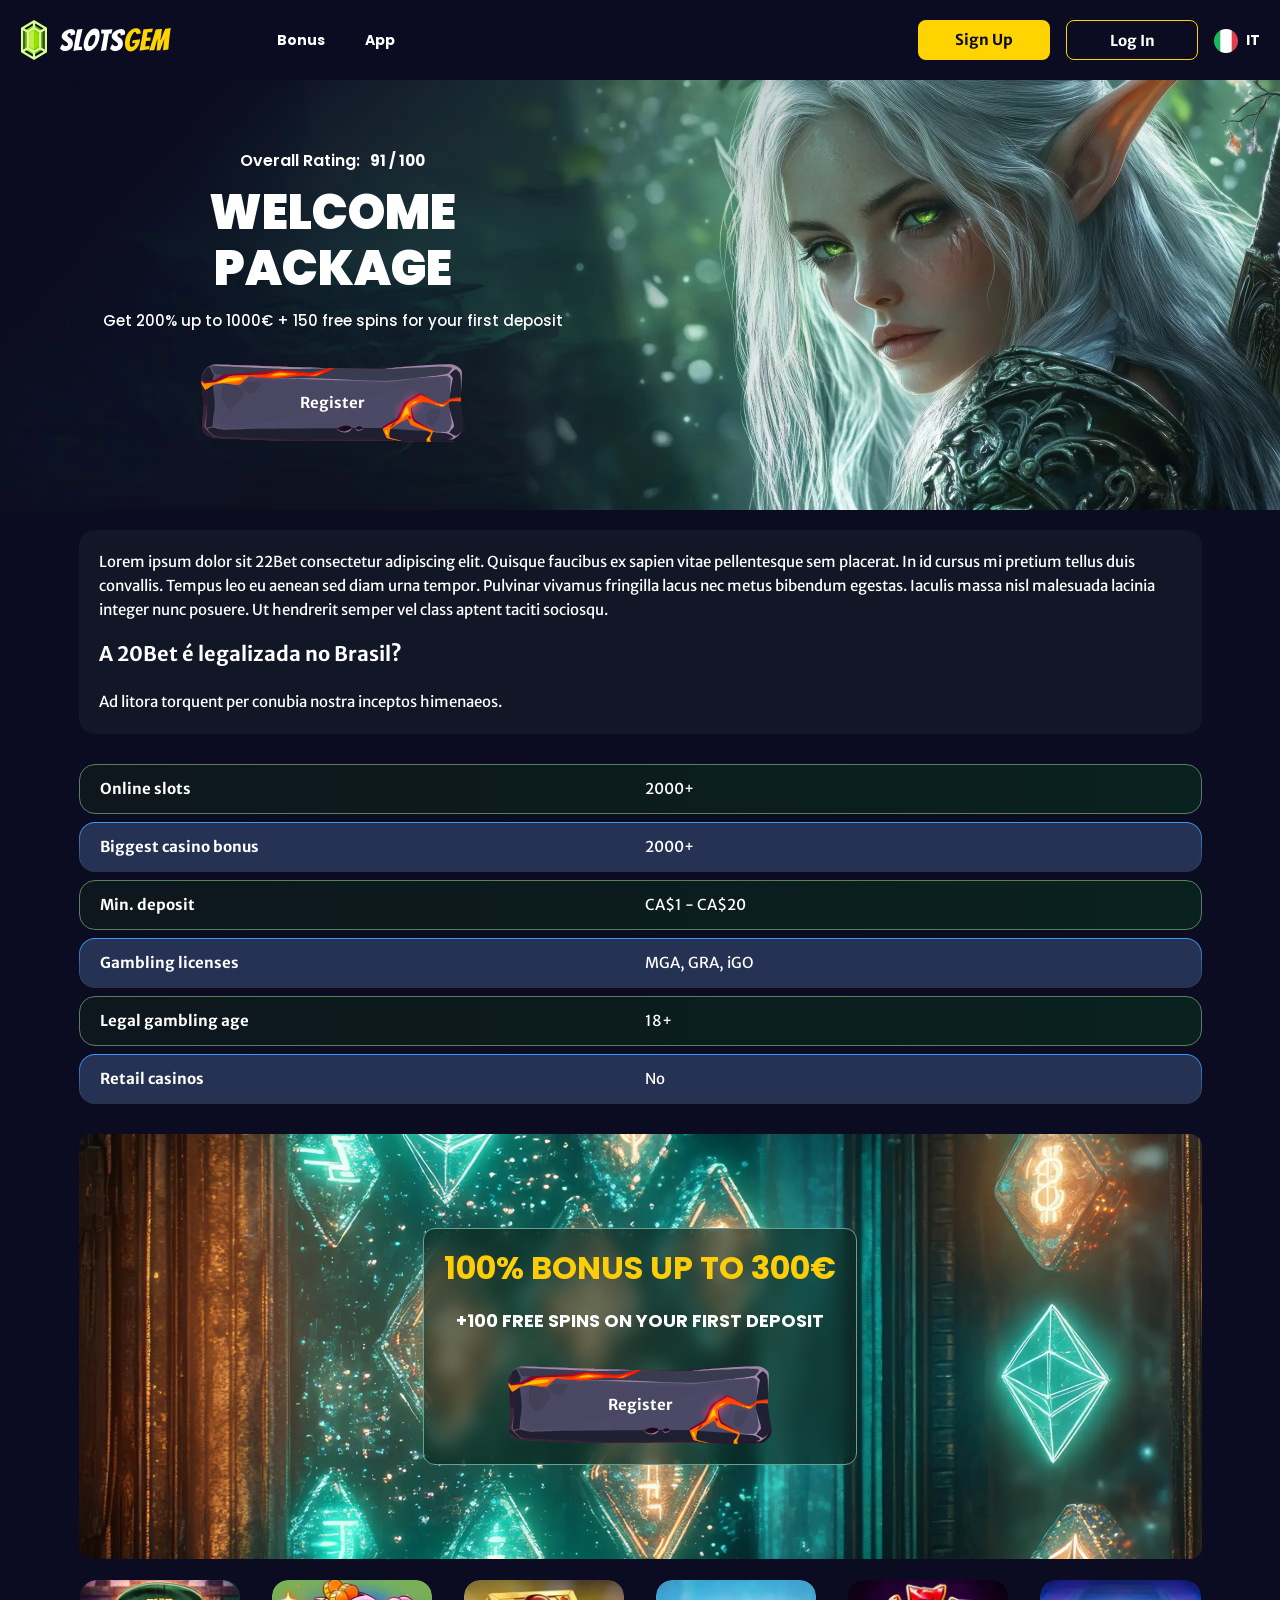
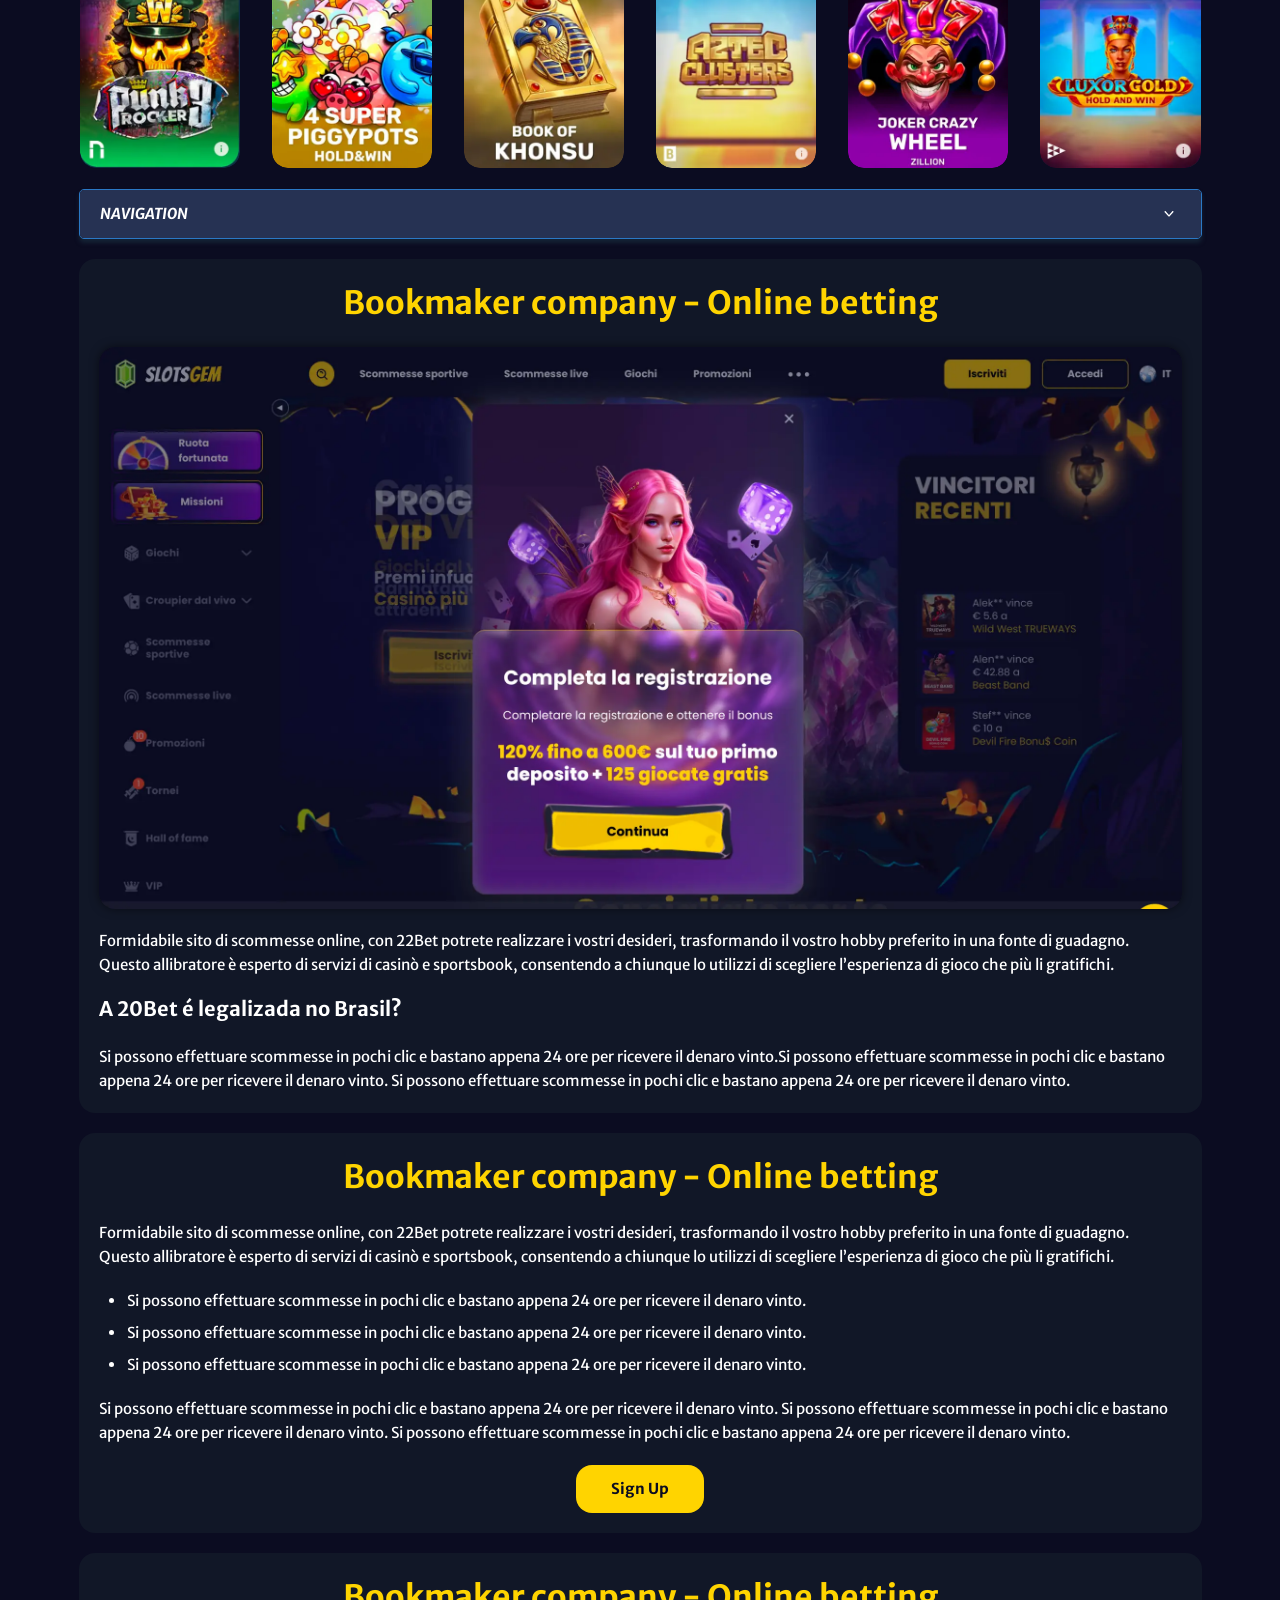
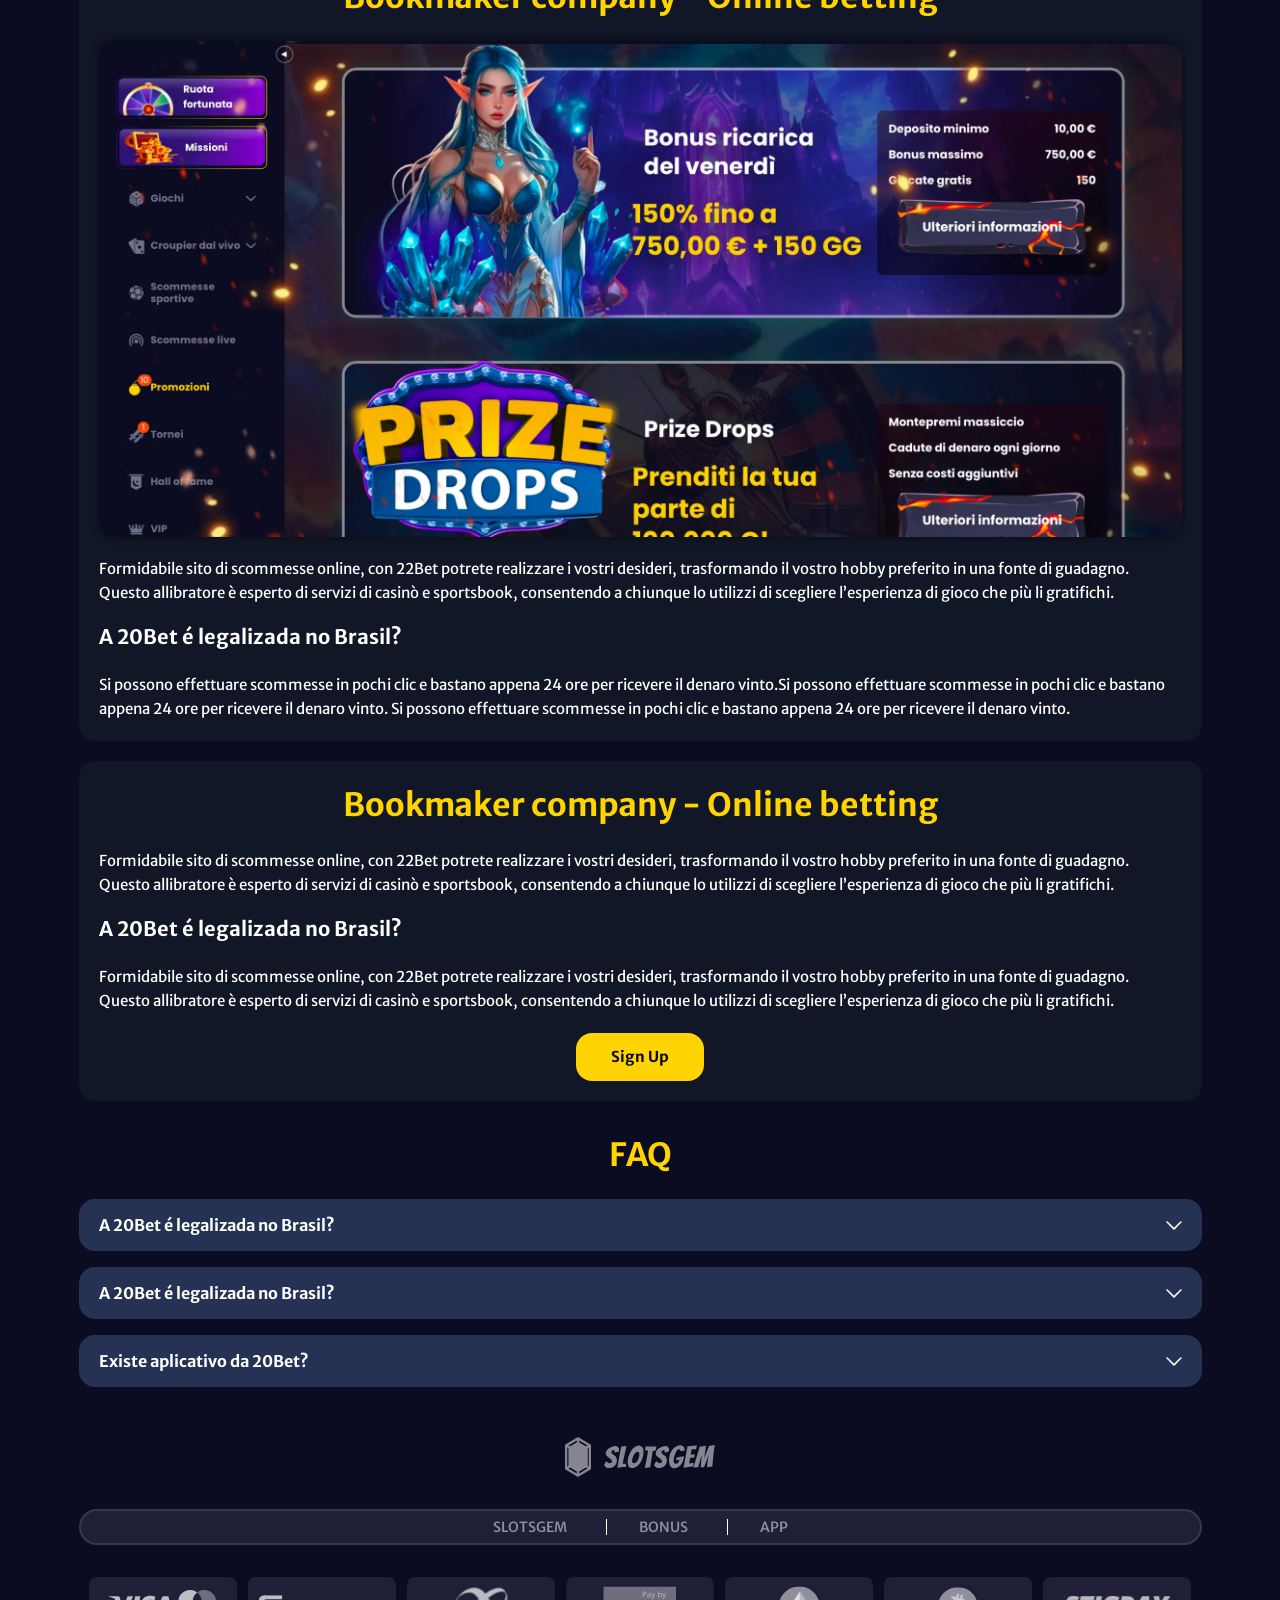
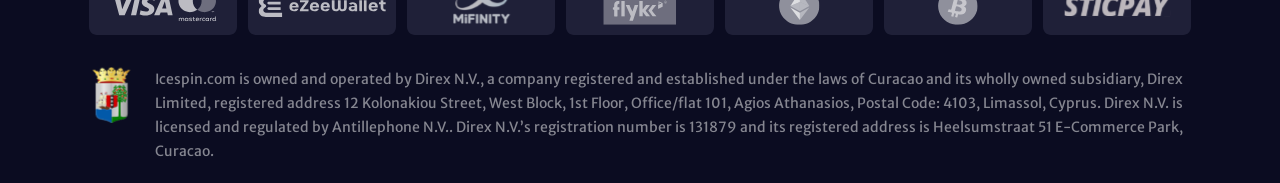
<file: index.html>
<!DOCTYPE html>
<html lang="en">
  <head>
    <meta charset="UTF-8" />
   
    <meta name="viewport" content="width=device-width, initial-scale=1.0" />
    <title>SlotsGem</title>
    <meta name="description" content />
    <meta property="og:site_name" content />
    <meta property="og:title" content />
    <meta property="og:type" content="website" />
    <meta property="og:url" content />
    <meta property="og:image" content />
    <meta property="og:image:alt" content />
    <meta property="og:locale" content="en" />
    <meta property="og:description" content />
    <link rel="preconnect" href="https://fonts.googleapis.com" />
    <link rel="preconnect" href="https://fonts.gstatic.com" crossorigin="anonymous" />
 <link href="https://fonts.googleapis.com/css2?family=Merriweather+Sans:wght@100;200;300;400;500;600;700;800;900&display=swap" rel="stylesheet"><link rel="stylesheet" href="./css/reset.css" />
     <link href="https://fonts.googleapis.com/css2?family=Poppins:wght@100;200;300;400;500;600;700;800;900&display=swap" rel="stylesheet">

 <link rel="stylesheet" href="./css/main.css" />
    <link rel="stylesheet" href="./css/media.css"/>
    <link rel="icon" href="./images/Group.svg" type="image/x-icon"/>
    <script
    src="https://code.jquery.com/jquery-3.6.1.min.js"
    integrity="sha256-o88AwQnZB+VDvE9tvIXrMQaPlFFSUTR+nldQm1LuPXQ="
    crossorigin="anonymous"
  ></script>
  </head>
  <body>
    <header class="header">
      <section class="content header__content">
        <a href="./index.html" class="logo header__logo"
          ><img src="./images/logo.png" alt="logo" title
        /></a>
        <button class="header__btn-menu" >
          <svg width="16px" height="16px" viewBox="0 0 16 16" xmlns="http://www.w3.org/2000/svg">
              <rect y="0" width="16" height="3" rx="1.5"></rect>
              <rect y="6.5" width="16" height="3" rx="1.5"></rect>
              <rect y="13" width="16" height="3" rx="1.5"></rect>
            </svg>
        </button>

          <nav class="menu header__menu">
            <ul class="header__menu-list">
                
              <li class="" >
            
                <a href="./bonus.html" >
                <span>Bonus</span>
              </a>
            
              </a>
            </li>
              <li>
                <a href="./app.html">
                 App
                </a>
              </li>
              
             
            </ul>
            <div class="header__button header__button-menu " >
              <a href="#" class="button  button__login-menu">Sign Up</a>
              <a href="#" class="button button__menu">Log In</a>
            </div>
           
          </nav>
            <a href="#" class="button button__login">Sign Up</a>
            <a href="#" class="button button__singup">Log In</a>
           
            <a href="#" class="header__flag">
                <span><img src="./images/flag.png" alt="flag" title /></span>
              <span>it</span>
              </a>
      </section>
    </header>
     <main class="main home main-page">
        <section class=" hero hero__page">
           
            <div class="background">
              <img src="./images/main/bg-main.webp" alt="hero" title />
              
            </div>
            <div class="hero__wrapper">
              <div class="hero__data">
                <div class="hero__rating" >
                  <p>Overall Rating:</p>
                 
                  <span >
                    <span >91</span>
                  <span>/</span> 
                  <span >100</span>
                  
                  </span>
                </div>
                <h1 class="title general hero__title">
               Welcome package
                </h1>
                <p class="hero__text">Get 200% up to 1000€
+ 150 free spins for your first deposit</p>
                <a href="#" class="button  hero__button">Register</a>
               
              </div>
             
            </div>
          </section>
      <section class="main__wrap main__wrap-page">
       
       <section class="content__wrapper content__wrapper-page">

         
        
       
          <section class="content article article__content">
            <p>
             Lorem ipsum dolor sit 22Bet consectetur adipiscing elit. Quisque faucibus ex sapien vitae pellentesque sem placerat. In id cursus mi pretium tellus duis convallis. Tempus leo eu aenean sed diam urna tempor. Pulvinar vivamus fringilla lacus nec metus bibendum egestas. Iaculis massa nisl malesuada lacinia integer nunc posuere. Ut hendrerit semper vel class aptent taciti sociosqu.
            </p>
            <h2>A 20Bet é legalizada no Brasil?</h2>
            <p>
             Ad litora torquent per conubia nostra inceptos himenaeos.
            </p>
          </section>
      <section class="content features">
           
              <table class="features__table">
               <tbody class="features__group">
                 
                   <tr>
                   <td>Online slots</td>
                   <td>2000+</td>
                  </tr>
                  <tr>
                   <td>Biggest casino bonus</td>
                   <td>2000+</td>
                  </tr>
                  <tr>
                   <td>Min. deposit</td>
                   <td>CA$1 - CA$20</td>
                  </tr>
              
                     <tr>
                     <td>Gambling licenses</td>
                     <td>MGA, GRA, iGO</td>
                   </tr>
                   <tr>
                     <td>Legal gambling age</td>
                     <td>18+</td>
                   </tr>
                   <tr>
                     <td>Retail casinos</td>
                     <td>No</td>
                   </tr>
                
               </tbody>
             </table>
            
         
           </section>  

        
             
             <section class="content banner banner-main">
            <div class="background ">
              
              <img src="./images/main/banner-main.webp" alt="banner" title />
              
            </div>
            <div class="banner__info">
              
              <h2 class="title high banner__title-main">
                  
             100% BONUS UP TO 300€
              </h2>
            <p class="banner__subtitle">+100 free spins on your first deposit</p>
              <a href="#" class="button banner__button">Register</a>
            </div>
          </section>
          
           <section class="content casino">
           
              <ul class="casino__list ">
                <li class="casino__item">
                    <a href="#"><div class="casino__wrapper">
                      <img class="casino__img" src="./images/main/card-main1.webp" alt="" title>
                    <div class="casino__hover casino__hover-live">
                        
                        <div class="casino-box">
                            
                        <span  class="button  casino__buttons">play</span>
                        </div>
                    </div>
                    </div>
                    </a>
                </li>
                <li class="casino__item">
                  <a href="#"><div class="casino__wrapper">
                      <img class="casino__img" src="./images/main/card-main2.webp" alt="" title>
                    <div class="casino__hover casino__hover-live">
                        
                        <div class="casino-box">
                            
                        <span  class="button  casino__buttons">play</span>
                        </div>
                    </div>
                    </div>
                    </a>
              </li>
              <li class="casino__item">
              <a href="#"><div class="casino__wrapper">
                      <img class="casino__img" src="./images/main/card-main3.webp" alt="" title>
                    <div class="casino__hover casino__hover-live">
                        
                        <div class="casino-box">
                            
                        <span  class="button  casino__buttons">play</span>
                        </div>
                    </div>
                    </div>
                    </a>
            </li>
             <li class="casino__item">
                <a href="#"><div class="casino__wrapper">
                      <img class="casino__img" src="./images/main/card-main4.webp" alt="" title>
                    <div class="casino__hover casino__hover-live">
                        
                        <div class="casino-box">
                            
                        <span  class="button  casino__buttons">play</span>
                        </div>
                    </div>
                    </div>
                    </a>
            </li>
             <li class="casino__item">
                <a href="#"><div class="casino__wrapper">
                      <img class="casino__img" src="./images/main/card-main5.webp" alt="" title>
                    <div class="casino__hover casino__hover-live">
                        
                        <div class="casino-box">
                            
                        <span  class="button  casino__buttons">play</span>
                        </div>
                    </div>
                    </div>
                    </a>
            </li>
             <li class="casino__item">
                <a href="#"><div class="casino__wrapper">
                      <img class="casino__img" src="./images/main/card-main6.webp" alt="" title>
                    <div class="casino__hover casino__hover-live">
                        
                        <div class="casino-box">
                            
                        <span  class="button  casino__buttons">play</span>
                        </div>
                    </div>
                    </div>
                    </a>
            </li>
        

              </ul>
         </section>
           <section class="content menu-review__content">
              

            
                <div class="menu__review-desk menu__review-content">Navigation</div>
                <ul class="menu__review menu__review-list">
                  <li><a href="#">Lorem ipsum dolor sit</a></li>
                    <li><a href="#">Amet consectetur adipiscing</a></li>
                      <li><a href="#">Quisque faucibus ex sapien vitae</a></li>
                        <li><a href="#">Ut hendrerit sempero</a></li>
                          <li><a href="#">Pulvinar vivamus fringilla</a></li>
                           <li><a href="#">Ad litora torquent per conubia</a></li>
                         
                          
                </ul>
             
          
          </section>
          <section class="content article">
            <h2 class="title high article__title">Bookmaker company - Online betting</h2>
             <div class="images">
              <img src="./images/main/image1-main.webp" alt="banner" title />
            </div>
            <p>
             Formidabile sito di scommesse online, con 22Bet potrete realizzare i vostri desideri, trasformando il vostro hobby preferito in una fonte di guadagno. Questo allibratore è esperto di servizi di casinò e sportsbook, consentendo a chiunque lo utilizzi di scegliere l’esperienza di gioco che più li gratifichi.
            </p>
            <h3>A 20Bet é legalizada no Brasil?</h3>
            <p>
             Si possono effettuare scommesse in pochi clic e bastano appena 24 ore per ricevere il denaro vinto.Si possono effettuare scommesse in pochi clic e bastano appena 24 ore per ricevere il denaro vinto. Si possono effettuare scommesse in pochi clic e bastano appena 24 ore per ricevere il denaro vinto.
            </p>
          </section>
           <section class="content article">
            <h2 class="title high article__title">Bookmaker company - Online betting</h2>
            
            <p>
             Formidabile sito di scommesse online, con 22Bet potrete realizzare i vostri desideri, trasformando il vostro hobby preferito in una fonte di guadagno. Questo allibratore è esperto di servizi di casinò e sportsbook, consentendo a chiunque lo utilizzi di scegliere l’esperienza di gioco che più li gratifichi.
            </p>
           
           <ul>
              <li>Si possono effettuare scommesse in pochi clic e bastano appena 24 ore per ricevere il denaro vinto.</li>
              <li>Si possono effettuare scommesse in pochi clic e bastano appena 24 ore per ricevere il denaro vinto.</li>
              <li>Si possono effettuare scommesse in pochi clic e bastano appena 24 ore per ricevere il denaro vinto.</li>
            </ul>
            <p>Si possono effettuare scommesse in pochi clic e bastano appena 24 ore per ricevere il denaro vinto. Si possono effettuare scommesse in pochi clic e bastano appena 24 ore per ricevere il denaro vinto. Si possono effettuare scommesse in pochi clic e bastano appena 24 ore per ricevere il denaro vinto.</p>
         <a href="#" class="button">Sign Up</a>
          </section>
           <section class="content article">
            <h2 class="title high article__title">Bookmaker company - Online betting</h2>
             <div class="images">
              <img src="./images/main/image2-main.webp" alt="banner" title />
            </div>
            <p>
             Formidabile sito di scommesse online, con 22Bet potrete realizzare i vostri desideri, trasformando il vostro hobby preferito in una fonte di guadagno. Questo allibratore è esperto di servizi di casinò e sportsbook, consentendo a chiunque lo utilizzi di scegliere l’esperienza di gioco che più li gratifichi.
            </p>
             <h3>A 20Bet é legalizada no Brasil?</h3>
            <p>
             Si possono effettuare scommesse in pochi clic e bastano appena 24 ore per ricevere il denaro vinto.Si possono effettuare scommesse in pochi clic e bastano appena 24 ore per ricevere il denaro vinto. Si possono effettuare scommesse in pochi clic e bastano appena 24 ore per ricevere il denaro vinto.
            </p>
             </section>
           <section class="content article">
            <h2 class="title high article__title">Bookmaker company - Online betting</h2>
            <p>Formidabile sito di scommesse online, con 22Bet potrete realizzare i vostri desideri, trasformando il vostro hobby preferito in una fonte di guadagno. Questo allibratore è esperto di servizi di casinò e sportsbook, consentendo a chiunque lo utilizzi di scegliere l’esperienza di gioco che più li gratifichi.</p>
            <h3>A 20Bet é legalizada no Brasil?</h3>
            <p>Formidabile sito di scommesse online, con 22Bet potrete realizzare i vostri desideri, trasformando il vostro hobby preferito in una fonte di guadagno. Questo allibratore è esperto di servizi di casinò e sportsbook, consentendo a chiunque lo utilizzi di scegliere l’esperienza di gioco che più li gratifichi.</p>
           <a href="#" class="button">Sign Up</a>
          </section>

          <section class="content faq">
            <h2 class="title high faq__title">FAQ</h2>
            <ol class="faq__list " >
              <li class="faq__item"  >
                <h3 class="title medium faq__subtitle js-button-expander js-button-expander--faq"  >A 20Bet é legalizada no Brasil?
                 </h3>
                <div  class="faq__answer js-expand-content js-expand-content--faq" >
                  <p  >
                    Sim, a casa de apostas tem licença emitida por Curaçao, que é reconhecida no Brasil e a permite atuar por aqui.
                  </p>
                </div>
              </li>
              <li class="faq__item"  >
                <h3 class="title medium faq__subtitle js-button-expander js-button-expander--faq"  >A 20Bet é legalizada no Brasil?</h3>
                <div class="faq__answer js-expand-content js-expand-content--faq" >
                  <p  >
                    Sim, a casa de apostas tem licença emitida por Curaçao, que é reconhecida no Brasil e a permite atuar por aqui.
                  </p>
                </div>
              </li> 
              <li class="faq__item"  >
                <h3 class="title medium faq__subtitle js-button-expander js-button-expander--faq"  >Existe aplicativo da 20Bet?</h3>
                <div class="faq__answer js-expand-content js-expand-content--faq" >
                  <p  >
                   Sim, disponível para sistemas operacionais iOS e Android.
                  </p>
                </div>
              </li> 
             
            </ol>
          </section>
          
        </section> 
      
        <div class=""  onclick="scrollToTop()">
          <button class="main__arrow" id="scrollToTopBtn"></button>
        </div> 
        
      </section>
    </main> 
   <footer class="footer">
      <section class="content footer__content">
        <a href="#" class="logo footer__logo"
          ><img src="./images/footer-logo.svg" alt="logo" title
        /></a>
        <ul class="footer__menu">
          <li><a href="/">SLOTSGEM</a></li>
          <li><a href="./bonus.html">BONUS</a></li>
          <li><a href="./app.html">app</a></li>
          
        </ul>
        <ul class="footer__cards">
          <li>
            <a href="#"><img src="./images/footer-img1.svg" alt="cards" title /></a>
          </li>
          <li>
            <a href="#"><img src="./images/footer-img2.svg" alt="cards" title /></a>
          </li>
          <li>
            <a href="#"
              ><img src="./images/footer-img3.svg" alt="cards" title
            /></a>
          </li>
          <li>
            <a href="#"><img src="./images/footer-img4.svg" alt="cards" title /></a>
          </li>
          <li>
            <a href="#"><img src="./images/footer-img5.svg" alt="cards" title /></a>
          </li>
          <li>
            <a href="#"><img src="./images/footer-img6.svg" alt="cards" title /></a>
          </li>
          <li>
            <a href="#"><img src="./images/footer-img7.svg" alt="cards" title /></a>
          </li>
        </ul>
        <div class="footer__wrap">
          <img src="./images/footer-img.svg" alt="logo" title />
          <p>
            Icespin.com is owned and operated by Direx N.V., a company
            registered and established under the laws of Curacao and its wholly
            owned subsidiary, Direx Limited, registered address 12 Kolonakiou
            Street, West Block, 1st Floor, Office/flat 101, Agios Athanasios,
            Postal Code: 4103, Limassol, Cyprus. Direx N.V. is licensed and
            regulated by Antillephone N.V.. Direx N.V.’s registration number is
            131879 and its registered address is Heelsumstraat 51 E-Commerce
            Park, Curacao.
          </p>
        </div>
      </section>
    </footer>
    <script src="./js/arrowUp.js" defer></script>
    <script src="./js/sidebar.js" defer></script>
    <script src="./js/expander.js" defer></script>
    <script src="./js/mobile-menu.js" defer></script>
    <!-- <script src="./js/clock.js" defer></script> -->
  </body>
</html>
</file>
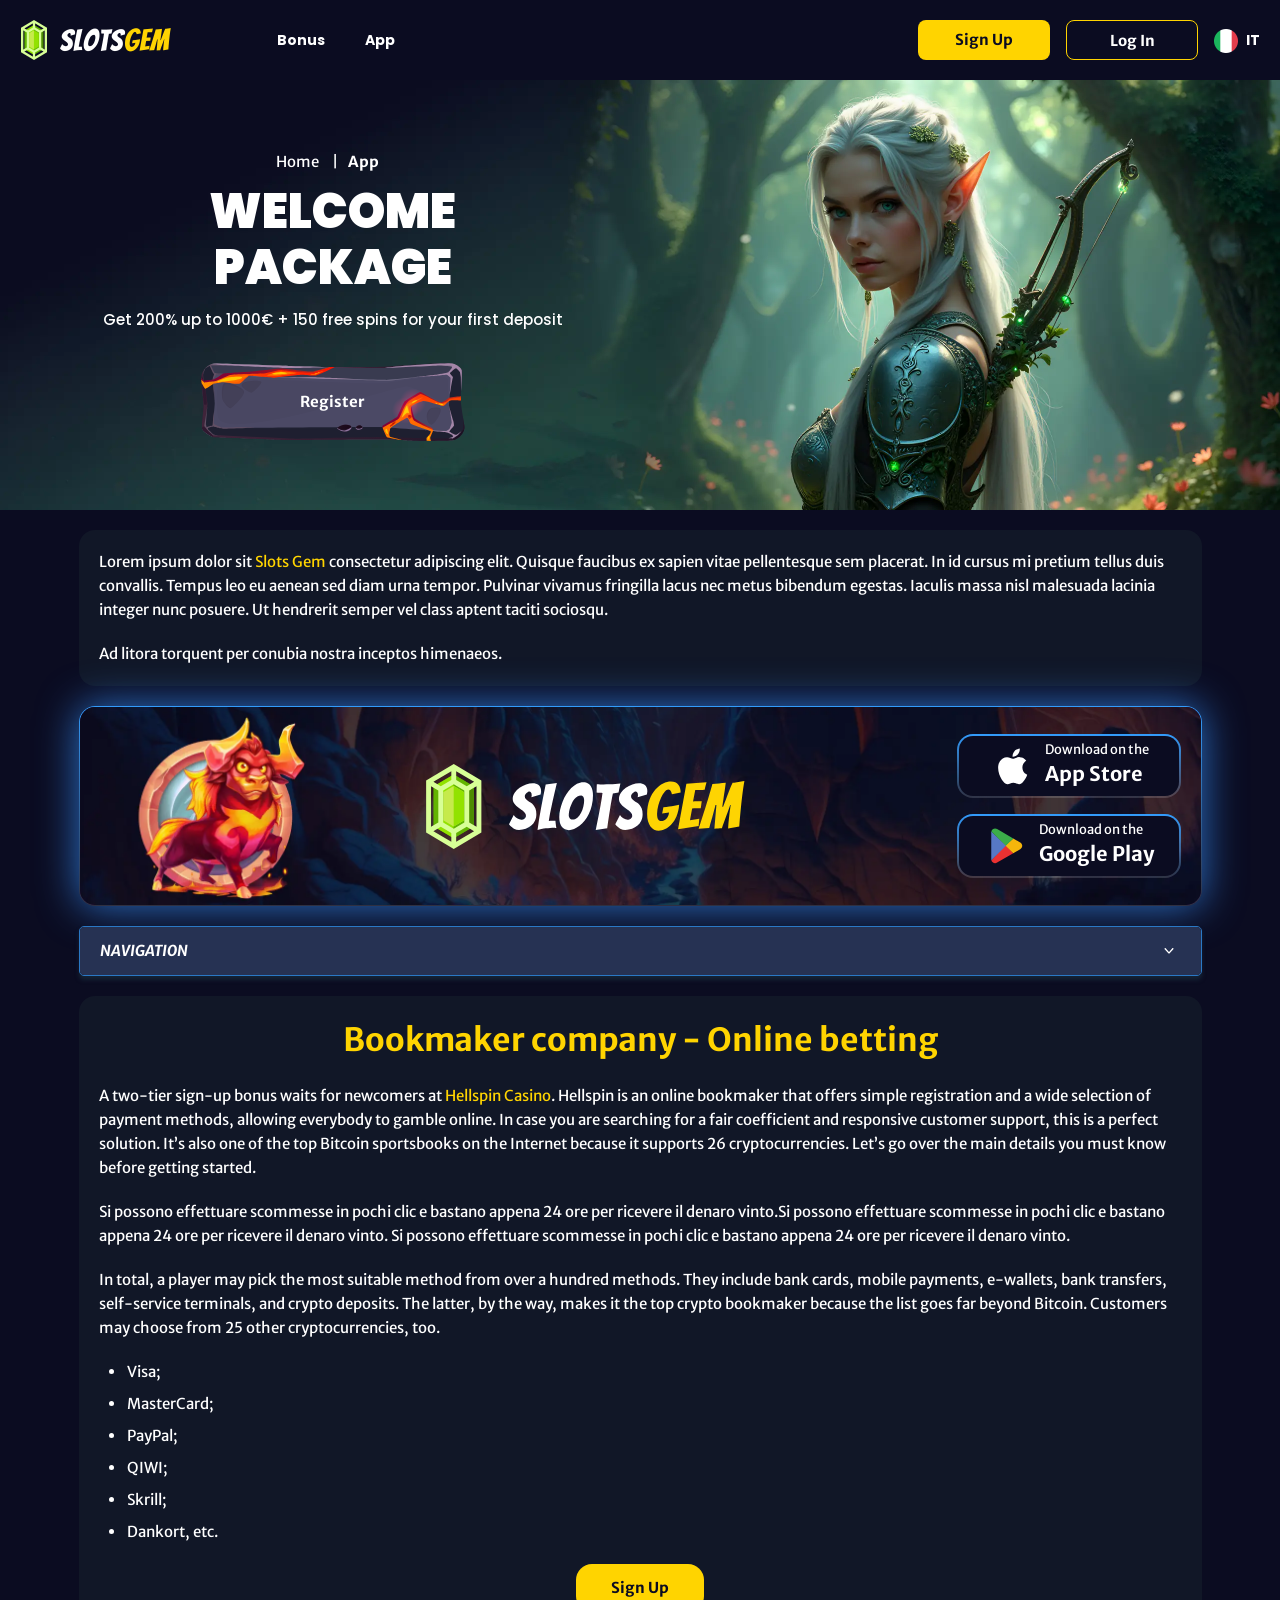
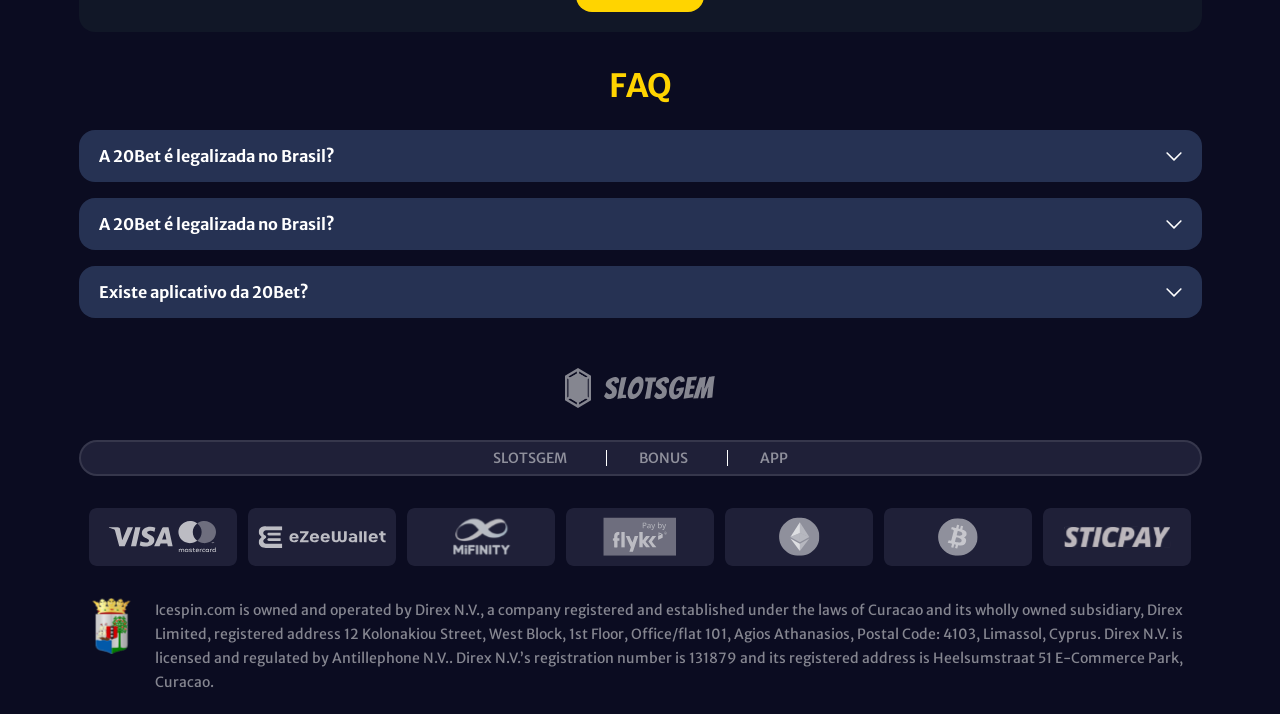
<file: app.html>
<!DOCTYPE html>
<html lang="en">
  <head>
    <meta charset="UTF-8" />
   
    <meta name="viewport" content="width=device-width, initial-scale=1.0" />
    <title>SlotsGem</title>
    <meta name="description" content />
    <meta property="og:site_name" content />
    <meta property="og:title" content />
    <meta property="og:type" content="website" />
    <meta property="og:url" content />
    <meta property="og:image" content />
    <meta property="og:image:alt" content />
    <meta property="og:locale" content="en" />
    <meta property="og:description" content />
    <link rel="preconnect" href="https://fonts.googleapis.com" />
    <link rel="preconnect" href="https://fonts.gstatic.com" crossorigin="anonymous" />
 <link href="https://fonts.googleapis.com/css2?family=Merriweather+Sans:wght@100;200;300;400;500;600;700;800;900&display=swap" rel="stylesheet">
      <link href="https://fonts.googleapis.com/css2?family=Poppins:wght@100;200;300;400;500;600;700;800;900&display=swap" rel="stylesheet">

 <link rel="stylesheet" href="./css/reset.css" />
    <link rel="stylesheet" href="./css/main.css" />
    <link rel="stylesheet" href="./css/media.css"/>
    <link rel="icon" href="./images/Group.svg" type="image/x-icon"/>
    <script
    src="https://code.jquery.com/jquery-3.6.1.min.js"
    integrity="sha256-o88AwQnZB+VDvE9tvIXrMQaPlFFSUTR+nldQm1LuPXQ="
    crossorigin="anonymous"
  ></script>
  </head>
  <body>
    <header class="header">
      <section class="content header__content">
        <a href="./index.html" class="logo header__logo"
          ><img src="./images/logo.png" alt="logo" title
        /></a>
        <button class="header__btn-menu" >
          <svg width="16px" height="16px" viewBox="0 0 16 16" xmlns="http://www.w3.org/2000/svg">
              <rect y="0" width="16" height="3" rx="1.5"></rect>
              <rect y="6.5" width="16" height="3" rx="1.5"></rect>
              <rect y="13" width="16" height="3" rx="1.5"></rect>
            </svg>
        </button>

          <nav class="menu header__menu">
           <ul class="header__menu-list">
                
              <li class="" >
            
                <a href="./bonus.html" >
                <span>Bonus</span>
              </a>
            
              </a>
            </li>
              <li>
                <a href="./app.html">
                 App
                </a>
              </li>
              
             
            </ul>
            <div class="header__button header__button-menu " >
              <a href="#" class="button  button__login-menu">Sign Up</a>
              <a href="#" class="button button__menu">Log In</a>
            </div>
           
          </nav>
            <a href="#" class="button button__login">Sign Up</a>
            <a href="#" class="button button__singup">Log In</a>
           
            <a href="#" class="header__flag">
                <span><img src="./images/flag.png" alt="flag" title /></span>
                <span>it</span>
              </a>
      </section>
    </header>
     <main class="main home main-page">
        <section class=" hero hero__page">
           
            <div class="background background-pageApp">
              <img src="./images/app/bg-app.webp" alt="hero" title />
              
            </div>
            <div class="hero__wrapper hero__wrapper-page">
              <div class="hero__data hero__data-bonus">
                <ul
                class="breadcrumbs "
                
              >
                <li
                  
                >
                  <a href="#" >
                    <span >Home</span></a
                  >
                 
                </li>
                <li
                  
                >
                  <a href="/" > <span >App</span></a>
                 
                </li>
              </ul>
                <h1 class="title general hero__title">
               Welcome package
                </h1>
                <p class="hero__text">Get 200% up to 1000€
+ 150 free spins for your first deposit</p>
                 <a href="#" class="button  hero__button">Register</a>
               
              </div>
             
            </div>
          </section>
      <section class="main__wrap main__wrap-page">
       
       <section class="content__wrapper content__wrapper-page">
 <section class="content article">
            <p>
             Lorem ipsum dolor sit <a href="#">Slots Gem</a> consectetur adipiscing elit. Quisque faucibus ex sapien vitae pellentesque sem placerat. In id cursus mi pretium tellus duis convallis. Tempus leo eu aenean sed diam urna tempor. Pulvinar vivamus fringilla lacus nec metus bibendum egestas. Iaculis massa nisl malesuada lacinia integer nunc posuere. Ut hendrerit semper vel class aptent taciti sociosqu.
            </p>
            <p>
             Ad litora torquent per conubia nostra inceptos himenaeos.
            </p>
          </section>
        
            <section class="content banner banner__app">
          <div class="background banner__background-app">
            <img src="./images/app/banner-app.webp" alt="banner" title />
          </div>
          <div class="banner__content-app">
            <div class="button__wrap-app">
              <a href="#" class="banner__btn banner__btn-app"
                ><img src="./images/app/apple.svg" alt="" title><div>
                  Download on the </br> <span>App Store</span>
                </div>
              </a>
              <a href="#" class="banner__btn banner__btn-google"
                ><img src="./images/app/google.svg" alt="" title><div>Download on the </br> <span>Google Play</span></div></a
              >
            </div>
             <a href="#" class="logo banner__logo"
              ><img src="./images/app/logo-app.svg" alt="logo" title=""
            /></a>
          </div>
        </section>
           <section class="content menu-review__content">
              

            
                <div class="menu__review-desk menu__review-content">Navigation</div>
                <ul class="menu__review menu__review-list">
                  <li><a href="#">Lorem ipsum dolor sit</a></li>
                    <li><a href="#">Amet consectetur adipiscing</a></li>
                      <li><a href="#">Quisque faucibus ex sapien vitae</a></li>
                        <li><a href="#">Ut hendrerit sempero</a></li>
                          <li><a href="#">Pulvinar vivamus fringilla</a></li>
                           <li><a href="#">Ad litora torquent per conubia</a></li>
                         
                          
                </ul>
             
          
          </section>
            <section class="content article">
            <h2 class="title high article__title">Bookmaker company - Online betting</h2>
            
            <p>
           A two-tier sign-up bonus waits for newcomers at <a href="#">Hellspin Casino</a>. Hellspin is an online bookmaker that offers simple registration and a wide selection of payment methods, allowing everybody to gamble online. In case you are searching for a fair coefficient and responsive customer support, this is a perfect solution. It’s also one of the top Bitcoin sportsbooks on the Internet because it supports 26 cryptocurrencies. Let’s go over the main details you must know before getting started.   </p>
            <p>
             Si possono effettuare scommesse in pochi clic e bastano appena 24 ore per ricevere il denaro vinto.Si possono effettuare scommesse in pochi clic e bastano appena 24 ore per ricevere il denaro vinto. Si possono effettuare scommesse in pochi clic e bastano appena 24 ore per ricevere il denaro vinto.
            </p>
            <p>In total, a player may pick the most suitable method from over a hundred methods. They include bank cards, mobile payments, e-wallets, bank transfers, self-service terminals, and crypto deposits. The latter, by the way, makes it the top crypto bookmaker because the list goes far beyond Bitcoin. Customers may choose from 25 other cryptocurrencies, too.</p>
           <ul>
            <li>Visa;</li>
            <li>MasterCard;</li>
            <li>PayPal;</li>
            <li>QIWI;</li>
            <li>Skrill;</li>
            <li>Dankort, etc.</li>
               </ul>
                <a href="#" class="button">Sign Up</a>
            </section>
           

          <section class="content faq">
            <h2 class="title high faq__title">FAQ</h2>
            <ul class="faq__list " >
              <li class="faq__item"  >
                <h3 class="title medium faq__subtitle js-button-expander js-button-expander--faq"  >A 20Bet é legalizada no Brasil?
                 </h3>
                <div  class="faq__answer js-expand-content js-expand-content--faq" >
                  <p  >
                    Sim, a casa de apostas tem licença emitida por Curaçao, que é reconhecida no Brasil e a permite atuar por aqui.
                  </p>
                </div>
              </li>
              <li class="faq__item"  >
                <h3 class="title medium faq__subtitle js-button-expander js-button-expander--faq"  >A 20Bet é legalizada no Brasil?</h3>
                <div class="faq__answer js-expand-content js-expand-content--faq" >
                  <p  >
                    Sim, a casa de apostas tem licença emitida por Curaçao, que é reconhecida no Brasil e a permite atuar por aqui.
                  </p>
                </div>
              </li> 
              <li class="faq__item"  >
                <h3 class="title medium faq__subtitle js-button-expander js-button-expander--faq"  >Existe aplicativo da 20Bet?</h3>
                <div class="faq__answer js-expand-content js-expand-content--faq" >
                  <p  >
                   Sim, disponível para sistemas operacionais iOS e Android.
                  </p>
                </div>
              </li> 
             
            </ul>
          </section>
          
        </section> 
      
        <div class=""  onclick="scrollToTop()">
          <button class="main__arrow" id="scrollToTopBtn"></button>
        </div> 
        
      </section>
    </main> 
<footer class="footer">
      <section class="content footer__content">
        <a href="#" class="logo footer__logo"
          ><img src="./images/footer-logo.svg" alt="logo" title
        /></a>
        <ul class="footer__menu">
          <li><a href="/">SLOTSGEM</a></li>
          <li><a href="./bonus.html">BONUS</a></li>
          <li><a href="./app.html">app</a></li>
          
        </ul>
        <ul class="footer__cards">
          <li>
            <a href="#"><img src="./images/footer-img1.svg" alt="cards" title /></a>
          </li>
          <li>
            <a href="#"><img src="./images/footer-img2.svg" alt="cards" title /></a>
          </li>
          <li>
            <a href="#"
              ><img src="./images/footer-img3.svg" alt="cards" title
            /></a>
          </li>
          <li>
            <a href="#"><img src="./images/footer-img4.svg" alt="cards" title /></a>
          </li>
          <li>
            <a href="#"><img src="./images/footer-img5.svg" alt="cards" title /></a>
          </li>
          <li>
            <a href="#"><img src="./images/footer-img6.svg" alt="cards" title /></a>
          </li>
          <li>
            <a href="#"><img src="./images/footer-img7.svg" alt="cards" title /></a>
          </li>
        </ul>
        <div class="footer__wrap">
          <img src="./images/footer-img.svg" alt="logo" title />
          <p>
            Icespin.com is owned and operated by Direx N.V., a company
            registered and established under the laws of Curacao and its wholly
            owned subsidiary, Direx Limited, registered address 12 Kolonakiou
            Street, West Block, 1st Floor, Office/flat 101, Agios Athanasios,
            Postal Code: 4103, Limassol, Cyprus. Direx N.V. is licensed and
            regulated by Antillephone N.V.. Direx N.V.’s registration number is
            131879 and its registered address is Heelsumstraat 51 E-Commerce
            Park, Curacao.
          </p>
        </div>
      </section>
    </footer>
    <script src="./js/arrowUp.js" defer></script>
    <script src="./js/sidebar.js" defer></script>
    <script src="./js/expander.js" defer></script>
    <script src="./js/mobile-menu.js" defer></script>
    <!-- <script src="./js/clock.js" defer></script> -->
  </body>
</html>
</file>
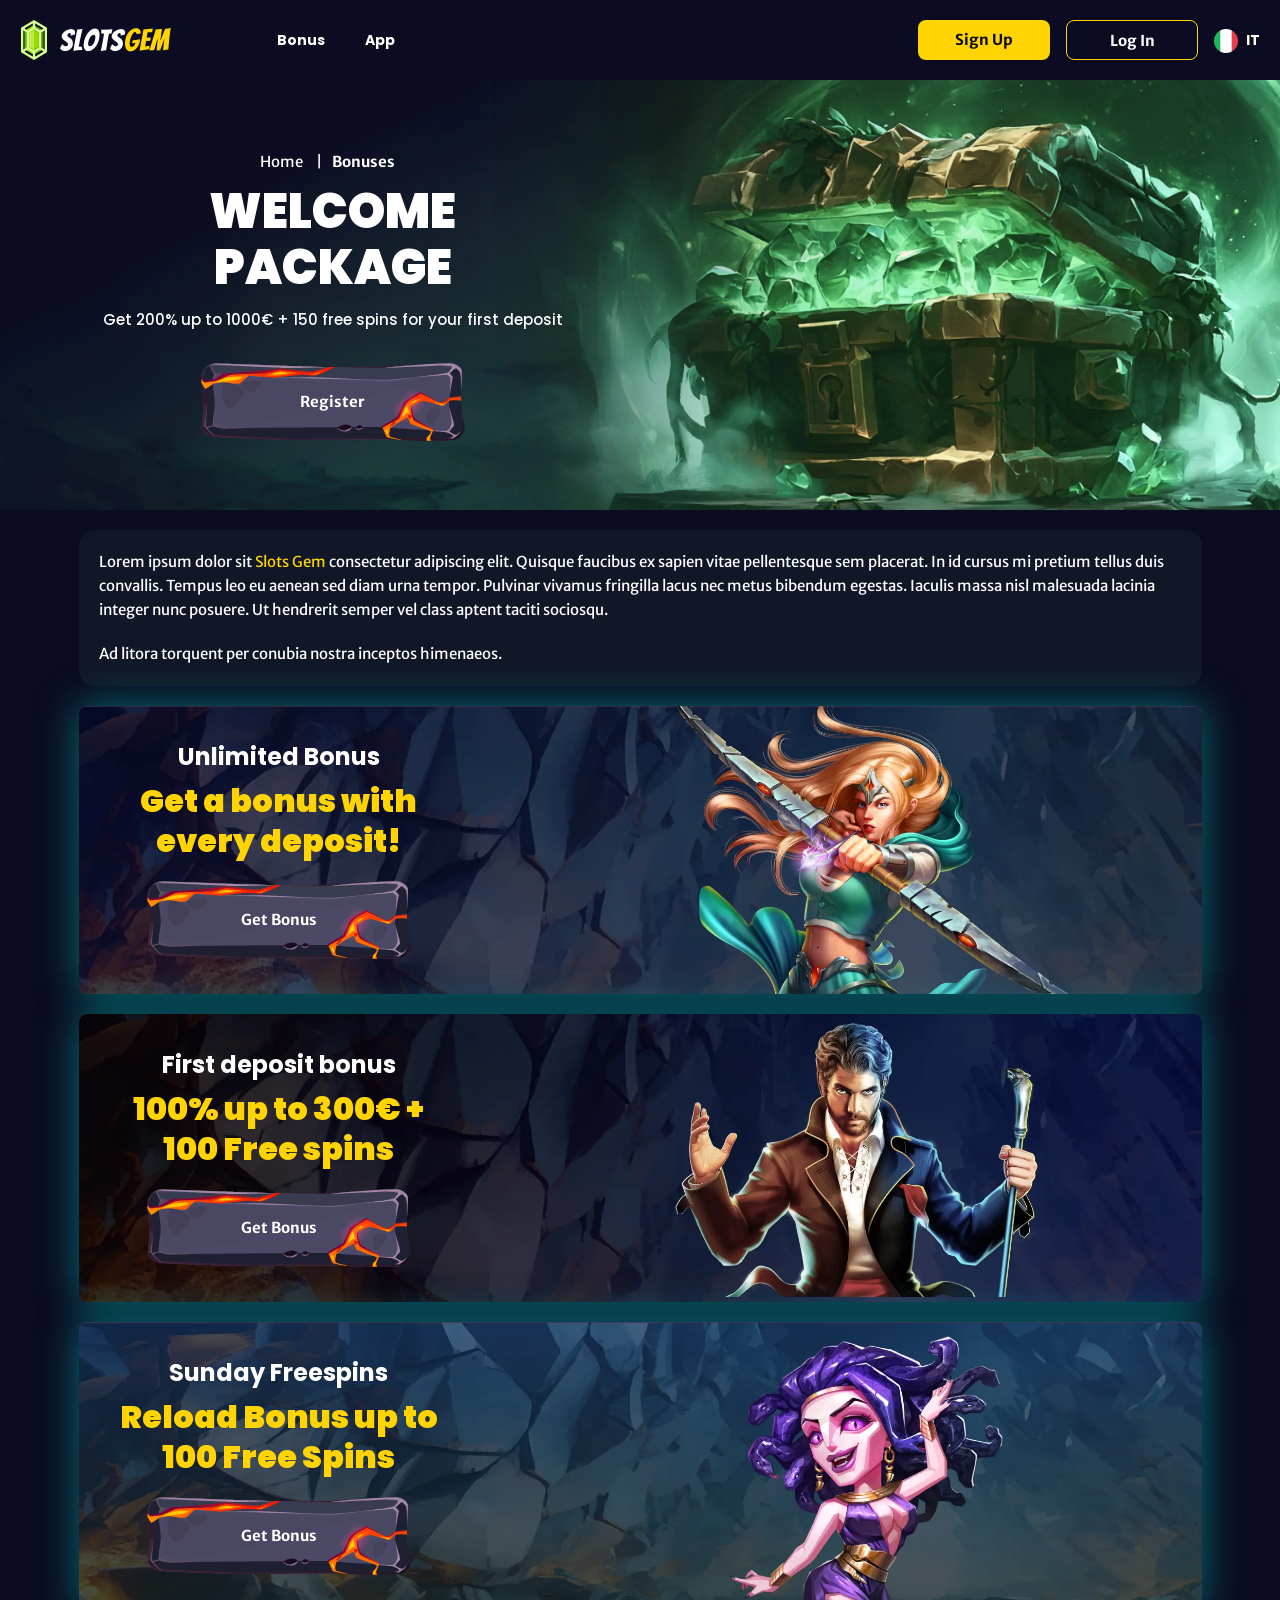
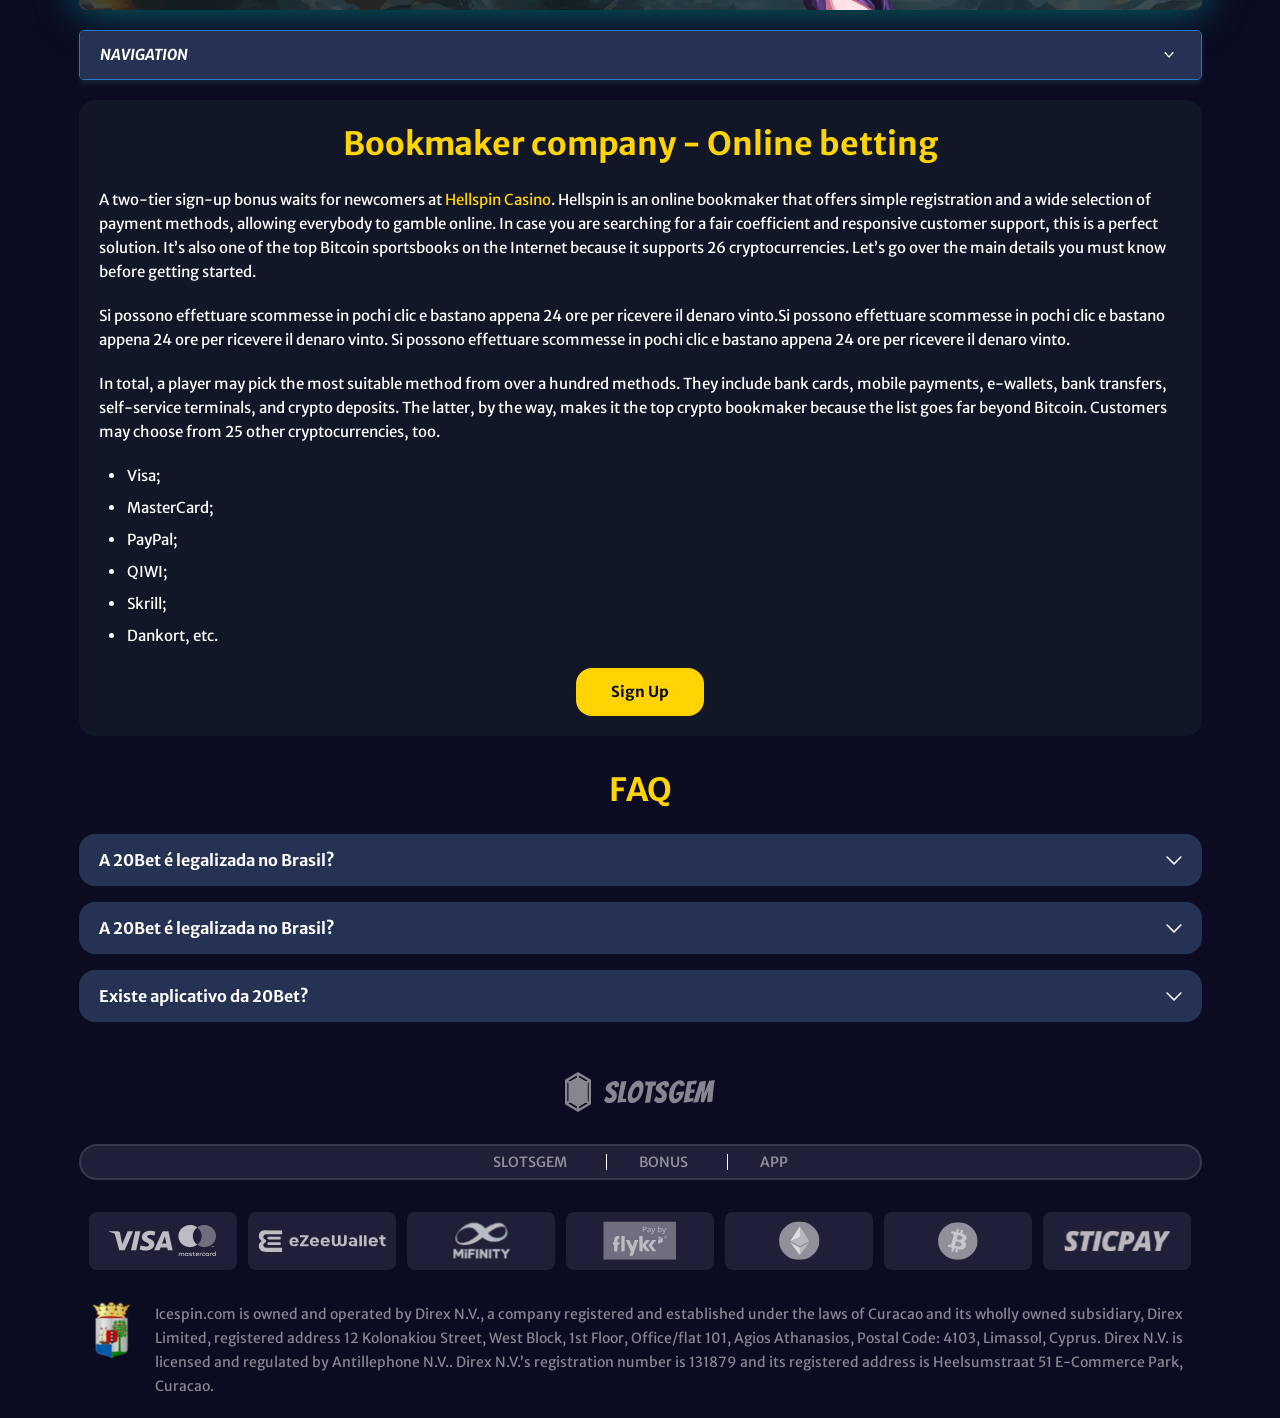
<file: bonus.html>
<!DOCTYPE html>
<html lang="en">
  <head>
    <meta charset="UTF-8" />
   
    <meta name="viewport" content="width=device-width, initial-scale=1.0" />
    <title>SlotsGem</title>
    <meta name="description" content />
    <meta property="og:site_name" content />
    <meta property="og:title" content />
    <meta property="og:type" content="website" />
    <meta property="og:url" content />
    <meta property="og:image" content />
    <meta property="og:image:alt" content />
    <meta property="og:locale" content="en" />
    <meta property="og:description" content />
    <link rel="preconnect" href="https://fonts.googleapis.com" />
    <link rel="preconnect" href="https://fonts.gstatic.com" crossorigin="anonymous" />
   <link href="https://fonts.googleapis.com/css2?family=Merriweather+Sans:wght@100;200;300;400;500;600;700;800;900&display=swap" rel="stylesheet">
     <link href="https://fonts.googleapis.com/css2?family=Poppins:wght@100;200;300;400;500;600;700;800;900&display=swap" rel="stylesheet">

   <link rel="stylesheet" href="./css/reset.css" />
    <link rel="stylesheet" href="./css/main.css" />
    <link rel="stylesheet" href="./css/media.css"/>
    <link rel="icon" href="./images/Group.svg" type="image/x-icon"/>
    <script
    src="https://code.jquery.com/jquery-3.6.1.min.js"
    integrity="sha256-o88AwQnZB+VDvE9tvIXrMQaPlFFSUTR+nldQm1LuPXQ="
    crossorigin="anonymous"
  ></script>
  </head>
  <body>
  <header class="header">
      <section class="content header__content">
        <a href="./index.html" class="logo header__logo"
          ><img src="./images/logo.png" alt="logo" title
        /></a>
        <button class="header__btn-menu" >
          <svg width="16px" height="16px" viewBox="0 0 16 16" xmlns="http://www.w3.org/2000/svg">
              <rect y="0" width="16" height="3" rx="1.5"></rect>
              <rect y="6.5" width="16" height="3" rx="1.5"></rect>
              <rect y="13" width="16" height="3" rx="1.5"></rect>
            </svg>
        </button>

          <nav class="menu header__menu">
        <ul class="header__menu-list">
                
              <li class="" >
            
                <a href="./bonus.html" >
                <span>Bonus</span>
              </a>
            
              </a>
            </li>
              <li>
                <a href="./app.html">
                 App
                </a>
              </li>
              
             
            </ul>
            <div class="header__button header__button-menu " >
              <a href="#" class="button  button__login-menu">Sign Up</a>
              <a href="#" class="button button__menu">Log In</a>
            </div>
           
          </nav>
            <a href="#" class="button button__login">Sign Up</a>
            <a href="#" class="button button__singup">Log In</a>
            
            <a href="#" class="header__flag">
                <span><img src="./images/flag.png" alt="flag" title /></span>
                <span>it</span>
              </a>
      </section>
    </header>
     <main class="main home main-page">
        <section class=" hero hero__page">
           
            <div class="background background-page">
              <img src="./images/bonus/bg-bonus.webp" alt="hero" title />
              
            </div>
            <div class="hero__wrapper hero__wrapper-page">
              <div class="hero__data hero__data-bonus">
                <ul
                class="breadcrumbs "
                
              >
                <li
                  
                >
                  <a href="/" >
                    <span >Home</span></a
                  >
                 
                </li>
                <li
                  
                >
                  <a href="#" > <span >Bonuses</span></a>
                 
                </li>
              </ul>
                <h1 class="title general hero__title">
               Welcome package
                </h1>
                <p class="hero__text">Get 200% up to 1000€
+ 150 free spins for your first deposit</p>
                <a href="#" class="button  hero__button ">Register</a>
               
              </div>
             
            </div>
          </section>
      <section class="main__wrap main__wrap-page">
       
       <section class="content__wrapper content__wrapper-page">
        <section class="content article">
            <p>
             Lorem ipsum dolor sit <a href="#">Slots Gem</a> consectetur adipiscing elit. Quisque faucibus ex sapien vitae pellentesque sem placerat. In id cursus mi pretium tellus duis convallis. Tempus leo eu aenean sed diam urna tempor. Pulvinar vivamus fringilla lacus nec metus bibendum egestas. Iaculis massa nisl malesuada lacinia integer nunc posuere. Ut hendrerit semper vel class aptent taciti sociosqu.
            </p>
            <p>
             Ad litora torquent per conubia nostra inceptos himenaeos.
            </p>
          </section>
        
            <section class="content bonuses">
            <ul class="bonuses__list">
               <li class="  bonuses__item">
                 
                 <div class="images__wrap">
                   <div class="background bonuses__img">
                     <img src="./images/bonus/banner-bonus1.webp" alt="" title="">
                  </div>
                  <div class="bonuses__desc">
                     <div class="wrap">
                        <p class="bonuses__subtitle">Unlimited Bonus</p>
                        <h2 class="title high bonuses__title">Get a bonus with every deposit!</h2>
                       
                     </div>
                     <div class="bonuses__buttons">
                      <a href="#" class="button bonuses__button">Get  Bonus</a>
                      
                   </div>
                  </div>
                 </div>
                  
               </li>
               <li class="bonuses__item">
                 <div class="images__wrap">
                  <div class="background bonuses__img">
                     <img src="./images/bonus/banner-bonus2.webp" alt="" title="">
                  </div>
               <div class="bonuses__desc">
                     <div class="wrap">
                        <p class="bonuses__subtitle">First deposit bonus</p>
                        <h2 class="title high bonuses__title">100% up to 300€ + 100 Free spins</h2>
                       
                     </div>
                     <div class="bonuses__buttons">
                      <a href="#" class="button bonuses__button">Get  Bonus</a>
                      
                   </div>
                  </div>
                 </div>
               </li>
               <li class="bonuses__item">
                <div class="images__wrap">
                  <div class="background bonuses__img">
                     <img src="./images/bonus/banner-bonus3.webp" alt="" title="">
                  </div>
                 <div class="bonuses__desc">
                     <div class="wrap">
                        <p class="bonuses__subtitle">Sunday Freespins</p>
                        <h2 class="title high bonuses__title">Reload Bonus 
up to 100 Free Spins</h2>
                        
                     </div>
                     <div class="bonuses__buttons">
                      <a href="#" class="button bonuses__button">Get  Bonus</a>
                      
                   </div>
                  </div>
                </div>
               </li>
           
            </ul>
         </section>
             <section class="content menu-review__content">
              

            
                <div class="menu__review-desk menu__review-content">Navigation</div>
                <ul class="menu__review menu__review-list">
                  <li><a href="#">Lorem ipsum dolor sit</a></li>
                    <li><a href="#">Amet consectetur adipiscing</a></li>
                      <li><a href="#">Quisque faucibus ex sapien vitae</a></li>
                        <li><a href="#">Ut hendrerit sempero</a></li>
                          <li><a href="#">Pulvinar vivamus fringilla</a></li>
                           <li><a href="#">Ad litora torquent per conubia</a></li>
                         
                          
                </ul>
             
          
          </section>
          
         <section class="content article">
            <h2 class="title high article__title">Bookmaker company - Online betting</h2>
            
            <p>
           A two-tier sign-up bonus waits for newcomers at <a href="#">Hellspin Casino</a>. Hellspin is an online bookmaker that offers simple registration and a wide selection of payment methods, allowing everybody to gamble online. In case you are searching for a fair coefficient and responsive customer support, this is a perfect solution. It’s also one of the top Bitcoin sportsbooks on the Internet because it supports 26 cryptocurrencies. Let’s go over the main details you must know before getting started.   </p>
            <p>
             Si possono effettuare scommesse in pochi clic e bastano appena 24 ore per ricevere il denaro vinto.Si possono effettuare scommesse in pochi clic e bastano appena 24 ore per ricevere il denaro vinto. Si possono effettuare scommesse in pochi clic e bastano appena 24 ore per ricevere il denaro vinto.
            </p>
            <p>In total, a player may pick the most suitable method from over a hundred methods. They include bank cards, mobile payments, e-wallets, bank transfers, self-service terminals, and crypto deposits. The latter, by the way, makes it the top crypto bookmaker because the list goes far beyond Bitcoin. Customers may choose from 25 other cryptocurrencies, too.</p>
           <ul>
            <li>Visa;</li>
            <li>MasterCard;</li>
            <li>PayPal;</li>
            <li>QIWI;</li>
            <li>Skrill;</li>
            <li>Dankort, etc.</li>
               </ul>
                <a href="#" class="button">Sign Up</a>
            </section>
           
        
           <section class="content faq">
            <h2 class="title high faq__title">FAQ</h2>
            <ul class="faq__list " >
              <li class="faq__item"  >
                <h3 class="title medium faq__subtitle js-button-expander js-button-expander--faq"  >A 20Bet é legalizada no Brasil?
                 </h3>
                <div  class="faq__answer js-expand-content js-expand-content--faq" >
                  <p  >
                    Sim, a casa de apostas tem licença emitida por Curaçao, que é reconhecida no Brasil e a permite atuar por aqui.
                  </p>
                </div>
              </li>
              <li class="faq__item"  >
                <h3 class="title medium faq__subtitle js-button-expander js-button-expander--faq"  >A 20Bet é legalizada no Brasil?</h3>
                <div class="faq__answer js-expand-content js-expand-content--faq" >
                  <p  >
                    Sim, a casa de apostas tem licença emitida por Curaçao, que é reconhecida no Brasil e a permite atuar por aqui.
                  </p>
                </div>
              </li> 
              <li class="faq__item"  >
                <h3 class="title medium faq__subtitle js-button-expander js-button-expander--faq"  >Existe aplicativo da 20Bet?</h3>
                <div class="faq__answer js-expand-content js-expand-content--faq" >
                  <p  >
                   Sim, disponível para sistemas operacionais iOS e Android.
                  </p>
                </div>
              </li> 
             
             
            </ul>
          </section>
          
        </section> 
        
       
        <div class=""  onclick="scrollToTop()">
          <button class="main__arrow" id="scrollToTopBtn"></button>
        </div> 
      </section>
    </main> 
  <footer class="footer">
      <section class="content footer__content">
        <a href="#" class="logo footer__logo"
          ><img src="./images/footer-logo.svg" alt="logo" title
        /></a>
        <ul class="footer__menu">
        <li><a href="/">SLOTSGEM</a></li>
          <li><a href="./bonus.html">BONUS</a></li>
          <li><a href="./app.html">app</a></li>
          
        </ul>
        <ul class="footer__cards">
          <li>
            <a href="#"><img src="./images/footer-img1.svg" alt="cards" title /></a>
          </li>
          <li>
            <a href="#"><img src="./images/footer-img2.svg" alt="cards" title /></a>
          </li>
          <li>
            <a href="#"
              ><img src="./images/footer-img3.svg" alt="cards" title
            /></a>
          </li>
          <li>
            <a href="#"><img src="./images/footer-img4.svg" alt="cards" title /></a>
          </li>
          <li>
            <a href="#"><img src="./images/footer-img5.svg" alt="cards" title /></a>
          </li>
          <li>
            <a href="#"><img src="./images/footer-img6.svg" alt="cards" title /></a>
          </li>
          <li>
            <a href="#"><img src="./images/footer-img7.svg" alt="cards" title /></a>
          </li>
        </ul>
        <div class="footer__wrap">
          <img src="./images/footer-img.svg" alt="logo" title />
          <p>
            Icespin.com is owned and operated by Direx N.V., a company
            registered and established under the laws of Curacao and its wholly
            owned subsidiary, Direx Limited, registered address 12 Kolonakiou
            Street, West Block, 1st Floor, Office/flat 101, Agios Athanasios,
            Postal Code: 4103, Limassol, Cyprus. Direx N.V. is licensed and
            regulated by Antillephone N.V.. Direx N.V.’s registration number is
            131879 and its registered address is Heelsumstraat 51 E-Commerce
            Park, Curacao.
          </p>
        </div>
      </section>
    </footer>
    <script src="./js/sidebar.js" defer></script>
    <script src="./js/expander.js" defer></script>
    <script src="./js/mobile-menu.js" defer></script>
    <!-- <script src="./js/clock.js" defer></script> -->
     <script src="./js/arrowUp.js" defer></script>
  </body>
</html>
</file>
<file: css/main.css>
html{
    -webkit-text-size-adjust: 100%;
    scroll-behavior: smooth;
      overflow-x: hidden;
  }
  
  body {
      display: block;
      position: relative;
      width: 100%;
   background: #0B0C21;
font-family: 'Merriweather Sans', sans-serif;
      font-size: 15px;
      font-weight: 400;
      line-height: 24px;
      text-align: left;
      color:#FFFFFF;
      overflow-x: hidden;
    }
  

    
    .content {
      display: block;
      position: relative;
      width: 100%;
      max-width: 1020px;
      max-width: 100%;
      /* overflow: hidden; */
      border-radius: 16px;
 background: #111727;

      padding: 20px;
      margin: 0 auto 20px auto;
    }
    
    h1,
    h2,
    h3,
    h4,
    .title {
      display: block;
      position: relative;
      font-size: 48px;
      font-weight: 900;
      line-height: 56px;
      text-align: center;
      color: #FFffff;
    }
    
    h1,
    .title.general {
      text-transform: uppercase;
      font-family: 'Poppins', sans-serif;
    }
    
    h2,
    .title.high {
      display: flex;
      align-items: center;
      justify-content: center;
      font-weight: 700;
      font-size: 32px;
      line-height: 48px;
      text-transform: none;
      color: #FFD400;

    }


    h3,
    title.medium {
      font-weight: 700;
      font-size: 20px;
      line-height: 32px;
      text-align: left;
    
      text-transform: none;
    color: #FFffff;
   
   
    }
    
    article > *,
    .article > *,
    .desk > * {
      margin-top: 20px;
    }
    
    article > *:first-child,
    .article > *:first-child,
    .desk > *:first-child {
      margin-top: 0 !important;
    }
    
    article > h2,
    .article > h2,
    .desk > h2 {
      margin-top: 32px;
    }
    
    article > h3,
    .article > h3,
    .desk > h3 {
      margin-top: 16px;
    }
    
    .button {
      
      position: relative;
    display: inline-block;
      min-width: 128px;
      height:48px;
      width: fit-content;
      background: #FFD400;

      overflow: hidden;
      font-size: 15px;
      font-weight: 700;
      line-height: 24px;
      text-align: center;
      align-items: center;
      justify-content: center;
      text-decoration: none;
      text-transform: capitalize;
      color: #0B0C21;
      white-space: nowrap;
      cursor: pointer;
      padding: 12px 20px;
      margin: 0 auto;
   border-radius: 16px;
      transition: all 0.5s;
    }
    
    .button:hover {
     transform: scale(1.1);
    }

    .hero__button,.banner__button,.bonuses__button{
      display: flex;
      min-width: 264px;
      height: 78px;
      background: url(../images/button.svg) no-repeat center center / cover;
      padding: 10px 30px;
      color: #ffffff;
      background-size: 100% 100%;
    }
    /* .banner__button{
      background: url(../images/button.svg) no-repeat center center / cover;
      color: #ffffff;
      background-size: 100% 100%;
    }
     */
    
    .header,
    .main ,.footer {
      display: flex;
      position: relative;
      justify-content: space-between;
      align-items: center;
     
      max-width: 1600px;
      max-width: 100%;
      
      margin: 0 auto;
    }
    
    .background{
      display: block;
      position: absolute;
      bottom: 0;left: 0;
      height: 100%;
      width: 100%;
      overflow: hidden;
    }
    
    .background img{
      position: relative;
      width: 100%;height: 100%;object-fit: cover;
      object-position: center top;
      
    }

    .background-page img{
      border-radius: 0;
    }
    
    .images img{
      border-radius: 16px;
      width: 100%;
      height: 100%;
      overflow: hidden;
      display: block;
      box-shadow: 0px 0px 10px 0px #00000080;

    }

    .faq {
      overflow-anchor: none;
    }
    
    /* -------------------HEADER---------------- */
    .header {
      position: fixed;
      top: 0;
      left: 0;
      right: 0;
      width: 100%;
      z-index: 100;
  background: #0B0C21;

    }
    
    .header__content {
      position: relative;
      display: flex;
      flex-direction: row;
      align-items: center;
      justify-content: space-between;
      max-width: 1440px;
      max-height: 80px;
      border-radius: 0;
background: #0B0C21;

      box-shadow: none;
border: none;
      padding: 15px 90px;
      margin: 0 auto;
    }
    
    .logo {
      display: block;
      position: relative;
      flex: 0 0 152px;
      margin-right: 85px;
    }
    
    .logo img {
      display: block;
      position: relative;
      width: auto;
      max-height: 40px;
    }
    
    .logo:hover{
      transform: scale(1.1);
    }
    .header__menu {
      display: flex;
      white-space: nowrap;
      max-height: calc(100vh - 70px);
       scrollbar-width: none; 
  -ms-overflow-style: none; 
  
    }
    .header__menu::-webkit-scrollbar {
  display: none; 
}
    
    
    .header__menu-list {
      display: flex;
      justify-content: center;
      align-items: center;
      white-space: nowrap;
      flex: 1 1 auto;
    
      border-radius: 8px;
     


    }
    .header__menu-list li {
      display: block;
    
    }
    
    .header__menu-list li a {
      display: inline-flex;
      position: relative;
      align-items: center;
      font-weight: 700;
      font-size: 14px;
      line-height: 24px;
      text-transform: capitalize;
      color:#FFFFFF;
      transition: all 0.5s;
       padding:  23px 20px;
         font-family: 'Poppins', sans-serif;
    }

   
    
    .header__menu-list li:hover a {
     text-decoration: underline;
      
    }
    
    .menu a{
      display: none;
    }
    
  
    span {
      display: inline-block;
    }
    
    .header__menu-list a img,
    .header__flag img {
      width: 24px;
      height: 24px;
      vertical-align: middle;
    }
    
   
    .header__flag span:first-child {
      flex: 0 1 24px;
     
      
    }

    .header__menu-wrap {
    display: none;
    display: block;
    position: absolute;
    left: 0;
    top: 60px;
    min-width: 120px;
    height: auto;
    background: #16656D;
box-shadow: 0px 4px 4px 0px #00000040;

    border-radius:0 0 12px 12px;
    padding: 8px 16px;
    z-index: 100;
    overflow-y: hidden;
}

.header__menu-wrap ul{
  display: flex;
  flex-direction: column;
  gap: 8px;
}
.header__menu-wrap ul li{
  padding: 0;
}

.header__menu-wrap ul li:hover{
  background: none;
  
}


.header__menu-list .header__menu-item {
    display: none;
}

.header__menu-list li:first-child .header__menu-item {
    padding-left: 0;
}


.header__menu-list > li {
  position: relative;
}



.header__menu-list li .header__menu-wrap ul li a{
  color:#FFFFFF !important;
  padding-right: 12px;
}

.header__menu-list li .header__menu-wrap ul li a:hover{
text-decoration: underline !important;
}

.header__menu-list li .header__menu-wrap ul li a::after{
  display: none;
}

.header__menu-wrap.js-expand-content.expanded {
  height: auto;
}


li.active .header__menu-wrap{
display: flex;
  gap: 8px;
}
    .header__flag {
      display: flex
;
gap: 8px;
    align-items: center;
      margin-left: 16px;
      color:#ffffff;
      text-transform: uppercase;
    }

  .header__flag span{
    font-weight: 700;font-size: 14px;line-height: 24px;
      font-family: 'Poppins', sans-serif;
  }

    .button__login{
      
      height: 40px;
        min-width: 132px;
    border-radius: 8px;
text-transform: capitalize;
        padding: 8px 20px;
        margin: 0 16px 0 auto;
       
    }
    

    
 .button__singup{
 
  min-width: 132px;
  padding: 8px 20px;
  border-radius: 8px;
background: transparent;
height: 40px;
 border: 1px solid #FFD400;
text-transform: none;
color: #ffffff;
    margin: 0;
 }

 
    .header__time{
        color:#FFFFFF;
        position: relative;
        padding-left: 28px;
        margin-left: 24px;
    }

    .header__time::before{
      content: '';
      display: block;position: absolute;
      top: 50%;
      transform: translateY(-50%);
      width: 18px;height: 18px;
      left: 1px;
      background: url('../images/clock.svg') no-repeat center center / contain;
    }

 
    .header__btn-menu{
      display: block;
      flex: 0 1 auto;
      min-width: 0;
      border:1px solid #ffffff; 
      border-radius: 10px;
   background: #0B0C21;

      padding: 12px;
      margin-left: 12px;
      order: 3;
     
      
    }
    
    
    svg {
      position: relative;
      fill: #ffffff;
      line-height: 1;
      vertical-align: 1;
    }
    
     
    
     
    
    
    /* ------------------ MAIN------------- */
    .main.home{
      display: flex;
      
     
    }
    
    .main__wrap {
      display: flex;
      position: relative;
      flex: 1 1 100%;
      justify-content: center;
      align-items: stretch;
      max-width: 1163px;
      padding: 20px 30px;
      margin: 0 auto;
    }
    
    
    
   
    .menu__review-content::after {
      content: "";
      position: absolute;
      right: 20px;
      top:50%;
      transform: translateY(-50%);
      width: 24px;
      height: 24px;
     background: url('../images/sidebar-arrowDown.svg') no-repeat center center / contain;
      transition:  all 0.5s;
     
      transform: translateY(-50%) rotate(0deg);
    }

   
    
   
    
    .menu__review-content.active::after {
      
      transform: translateY(-50%) rotate(180deg);
    }
    
    .menu-review__content{
     
      padding: 0px;
      margin-bottom: 20px;
      overflow: hidden;

      border-radius: 5px;
      border: 1px solid #2A78C5;
      box-shadow: 0px 4px 4px 0px #192D3EB2;

    }
  
    .menu__review-content{
      position: relative;
      padding:12px 60px 12px 20px;
      color: #ffffff;
      font-weight: 700;
      text-transform: uppercase;
 font-style: italic;
background: #263253;

    }
  
.bonuses__desc::after{
background: linear-gradient(180deg, rgba(0, 234, 206, 0) 14.75%, rgba(0, 234, 206, 0.7) 100%);


}

    
    .menu__review-content.active{
      border-bottom-left-radius: 0;
      border-bottom-right-radius: 0;
    }
    
    .menu__review li a {
   color: #Ffffff;
      position: relative;
      display: flex;
    }
  
    .menu__review li:hover a{
      text-decoration: underline;
    }


     
    .menu__review.active{
      display: block;
     
      border-radius: 0 0 12px 12px;
    }
    .menu__review-list{
      padding: 0;
    }
    .menu__review-list li{
      padding: 8px 16px;
      transition: all 0.5s
    }
    .content__wrapper {
      
    
      flex: 0 1 100% ;
    }
.menu__review-list li:not(:last-child){
  border-bottom: 1px solid #FFFFFF33;
}
    
  
      
    /* -----------hero ----------- */
    .content__wrapper{
      position: relative;
       
     
    
    }
    
    .hero{
      padding: 0;
      min-height: 430px;
      display: flex;
      background:none;
  
      align-items: center;
      padding: 24px 24px 24px 0;
  }
    
    .hero__wrapper {
     
      display: flex;
      align-items: center;
     
    }
    
  
    .hero__data{
    display: block;
      position: relative;
        max-width: 485px;
      padding: 12px; 
      text-align: center;
    }
    
    .hero__title{
      
      text-align: center;
     
    }

    .hero__titlePage {
color: #ffffff;
    }
  
    .hero__data p{
      color:#ffffff;
       font-family: 'Poppins', sans-serif;
       font-weight: 500;
       font-size: 15px;
       line-height: 23px;
      text-transform: none;
      margin-top: 12px;
    }
    
    
    .hero__rating {
      display: flex;
      font-weight: 700;
      align-items: center;
      justify-content: center;
      text-transform: capitalize;
      color:#ffffff;
      margin-bottom: 12px;
        font-family: 'Poppins', sans-serif;
    }
    
    .hero__rating p{
       text-transform: capitalize;
     margin-right: 10px;
     margin-bottom: 0;
    margin-top: 0;
    font-weight: 600;
    
     font-size: 16px;line-height: 24px;
     
    }
    .hero__button{
      display: flex;
    margin-left: auto;
      margin-top: 32px;
          
    }
    .hero__rating span{
      white-space: nowrap;
    }

    

    .hero__data  li:nth-child(1) span{
      font-weight: 400;
      padding-left: 0;
    }
  
    
    
   .hero__data .hero__span{
      font-weight: 400;
      font-size: 12px;line-height: 18px;
      color:#ffffff;
    }
    
    
    
 


/* ------------features------ */
 
.features__wrap {
  display: flex;
  gap:20px;
}
.features__list,
.features__table {
 
  
  border-radius: 12px;
  

}

.features{
  background: transparent;
  padding: 10px 0;
}

.features__title{
  margin-bottom: 16px;

}

.features__list li {
  display: flex;
  gap: 8px;
  position: relative;
   padding: 8px 16px ;
}




.features__table tr,.features__list li{
background: #000000;

border-radius: 12px;
  color:#ffffff;
}


.features__table {
border-collapse: separate;
display: flex;
width: 100%;
gap: 20px;
}

.features__table tbody{
  width: 100%;display: grid;
  grid-template-columns: repeat(1,1fr);
  gap: 8px;
 
}

.features__table tr {
  font-weight: 700;
  display: flex;
  flex-direction:row;
  align-items: center;
  text-align: left;
gap: 9px;
background: linear-gradient(90deg, rgba(17, 39, 23, 0.39) 0%, rgba(1, 152, 16, 0.1521) 100%);
border: 1px solid #58805D;
color: #ffffff;

padding: 12px 20px;
 overflow: hidden;
border-radius: 16px;

}
.features__table tr:nth-child(even){
   
background: linear-gradient(#263253, #263253) padding-box,  

 linear-gradient(180deg, #339CFC 0%, rgba(255, 255, 255, 0.15) 100%) border-box;
    border: 1px solid transparent;



}

.features__table tr td:last-child{
  font-weight: 400;
  padding-left: 0;

width: 100%;
}

.features__table tr td:first-child{
width: 100%;
display: flex;
height: 100%;
align-items: center;
gap: 12px;

  font-weight: 700;
  text-transform: none;
 
}
.features__table tr td:first-child img{
  width: 21px;height: auto;
  display: block;
}

.features__table td {
  width: 100%;
}

/* -------------banner---------------- */

.banner {
  display: flex;
  align-items: center;
  justify-content:center;
  overflow: hidden;
  width: 100%;
 
  min-height: 425px;
  padding:  20px ;
  background: transparent;
    border-radius: 12px;
    margin-bottom: 20px;

  
}

.banner__info {
  display: flex;
 
  flex-direction: column;
  align-items: center;
  position: relative;
  max-width: 478px;
background: #091E1799;
border: 1px solid #63A194;
backdrop-filter: blur(8px);

border-radius: 12px;
  text-align: center;
 
  padding: 20px;
}

.banner .banner__title-main {
  flex-direction: column;
  align-items:center;
  width: auto;
  justify-content: center;
  font-weight: 700;
  line-height: 120%;
  font-size: 32px;
  padding: 0;
    font-family: 'Poppins', sans-serif;
  box-shadow: none;
  color: #FDCD0A;
  text-align: center;
  text-transform: uppercase;
  margin-bottom: 20px;
  padding-left: 0;
  padding-right: 0;
  border: none;
  background: none;
}

.banner .banner__title::after,.banner .banner__title-main::before, .banner .banner__title-main::after {
  display: none;
  
}

.banner__subtitle{
  position: relative;
  color: #FFFFFF;
    font-family: 'Poppins', sans-serif;
  font-size: 18px;
  line-height: 150%;
  font-weight: 700;
  text-align: center;
  text-transform: uppercase;
  
  margin-bottom: 32px;
  
}



.banner__button {

 margin-left:auto;
 margin-right:auto;
 border: none;
}

.banner__button:hover{
  transform: scale(1.1);
}


.banner-page{
  max-width: 100%;
  justify-content: flex-start;
  min-height: 380px;
  padding-left: 150px;
}


   
        /* ----------------review------------- */
    .article__content h2{
      font-weight: 700;
      font-size: 20px;
      line-height: 32px;
      text-align: left;
  justify-content: flex-start;
      text-transform: none;
    color: #FFffff;
    padding: 0;
    margin-top: 16px;
    }
      
        .article {
          display: flex;
          flex-direction: column;
        }
        .article ul li{
          position: relative;
          padding-left: 28px;
         
   
        }
    
        .article ul li + li,.article ol li + li{
          margin-top: 8px;
        }
       
    
        .article ul li::before{
          content:'';
          position: absolute;
          left:10px;
          top: 9px;
          /* top:50%; 
          transform: translateY(-50%);  */
          width: 5px;height: 5px;
          border-radius: 50%;
         
background:#ffffff;

        }

           .article ul li::after{
          content:'';
          position: absolute;
          left: 30px;
          top: 17px;
          /* top:50%;
          transform: translateY(-50%); */
          width: 21px;height: 24px;
        
/* background:url('../images/main/features-icon.webp') no-repeat center center / contain; */

        }  

        .article-page ul li::before{

          background:#054146;
        }


        .article  .button{
          margin: 20px auto 0 auto;
   

        }

      
  
    

        .article a:not(.button){
           color:#FFD400; 
           
            
        }
        .article a:not(.button):hover{
 color:#03C35A;
        }


           /* для нумерованного списка */

.article ol ,.faq{
  
  counter-reset: ol;
  position: relative;
  
}

.article ol li,.faq__subtitle{
  display: flex;
 align-content: center;
  counter-increment: ol; 
  position: relative; 
 
 flex-wrap: wrap;

  padding-left:30px;}

.article ol li::before
/* .faq__subtitle::before */
 {
  content: counter(ol) " . "; 
  display: inline-block;
  position: absolute;
  font: inherit;
  font-weight: 400;
   
  color: #ffffff;
  left: 0px;
 

}

 
    /* ----------faq----------------------- */
    
    .faq__subtitle {
      position: relative;
      font-weight: 700;
      font-size: 16px;
      line-height:28px;
      text-align: left;
      color: #ffffff;
background: #263253;

border: none;

      border-radius: 16px;
      text-transform: none;
      cursor: pointer;
      padding: 12px 60px 12px 20px;
    }
    
      .faq{
        background: transparent;
        padding: 10px 0;
      }
    
  
    .faq__title{
      margin-bottom: 20px;
    }
    
    .faq__subtitle::after {
      content: "";
      display: block;
      position: absolute;
      top: 50%;
      transform: translateY(-50%);
      right: 16px;
      width: 24px;
      height: 24px;
      background: url('../images/faq-arrowDown.svg') no-repeat center center / contain;
      transition: transform 0.3s ease-in-out;
      
    }
    
    .faq__subtitle.active::after {
      transform: translateY(-50%) rotate(180deg) ; 
    }
    
    .faq__item{
      position: relative;
   
    }
    
    .faq__item + .faq__item{
      margin-top: 16px;
    }
    .faq__subtitle.active {
  background: #17212D;
box-shadow: 0px 4px 10.7px 0px #FFD40063;

   border-bottom:none
    }
    
    .faq__answer {
      position: relative;
   
background:transparent;

      color: #ffffff;
      
           padding:  14px 16px;
  
       border-top:none ;
    }
    
    .js-expand-content {
      display: none;
      overflow: hidden;
    }
    
    .js-expand-content.expanded {
      height: 100%;
    }
    
    
    /* ---------main__arrow------ */
    .main__arrow {
      display: block;
      position: fixed;
      width: 56px;
      height: 48px;
      right: 20px;
      bottom: 20px;
      background: transparent;

      background: url('../images/ArrowUp.svg') no-repeat center center / contain;
      z-index: 100;
  padding: 5px;
    
  }

  .content:last-child{
    margin-bottom: 0;
  }
    
    /* -------footer------------ */
.footer {
  justify-content: flex-end;
}

.footer__content {
  display: flex;
  flex-direction: column;
  align-items: center;
  background: none;
  
  gap: 32px;
  margin: 0;
  max-width: 1163px;
    margin: 0 auto;
    padding: 20px 30px;
}

.footer__logo {
  display: flex;
  max-height: 40px;
  padding: 0;
  margin: 0 auto;
  flex: 0;
}

.footer__logo img {
  display: block;
}
.footer__menu {
  display: flex;
  flex-wrap: wrap;
  gap: 16px;
  align-items: center;
  align-content: center;
  justify-content: center;
  border-radius: 20px;
  background:  #1F2038;

  border: 2px solid #ffffff1a;
 
}

.footer__menu li a {
  position: relative;
  display: block;
  font-size: 14px;
  text-transform: uppercase;
  font-weight: 500;
  color: #ffffff80;
  padding: 4px 16px;
  transition: all 0.5s ease;
}
.footer__menu li:not(:last-child) a {
    padding-right: 40px;
}
.footer__menu li:not(:last-child) a::after {
    content: '';
    position: absolute;
    display: block;
    width: 1px;
    height: 50%;
    background: #ffffff;
    right: 0;
    top: 50%;
    transform: translateY(-50%);
}

.footer__menu li a:hover {

  color: #ffd400;

 
}



.footer__cards {
  display: flex;
  flex-wrap: wrap;
  justify-content: center;
  gap: 11px;
}
.footer__cards li a {
  display: block;
  height: 58px;
}

.footer__cards li {
  transition: all 0.5s;
  height: 58px;
}

.footer__cards li:hover {
  transform: scale(1.1);
}

.footer__cards img {
  width: 100%;
  height: auto;
}

.footer__wrap {
  display: flex;
  justify-content: space-between;
  align-items: flex-start;
  gap: 12px;
}
.footer__wrap img {
  display: block;
  width: 64px;
  height: 56px;
}

.footer__wrap p {
  color: #ffffff80;
  font-size: 14px;
}

/* --------------bonus page------------- */


    .breadcrumbs {
      display: flex;
      text-align: center;
      justify-content: center;
      margin-bottom: 10px;
      white-space: nowrap;
      flex-wrap: wrap;
    }
    
    .breadcrumbs li:not(:last-child) a {
      padding-left: 0;
    }
    
    .breadcrumbs li a {
      font-weight: 400;
      color: #ffffff;
      padding: 10px;
    }
    
    .breadcrumbs li:first-child a:hover {
      color: #EB5851;
    }
    
    .breadcrumbs li:last-child a {
      font-weight: 700;
      cursor: default;
    }
    
    .breadcrumbs > li:not(:last-child):after {
      content: "|";
      position: relative;
      color: #ffffff;
      
    }
    
    .main-page.home{
   
      padding-top:80px;
      display: block;
    }
    
    .main__wrap-page{
      justify-content: flex-start
    }
    
    .home .hero__page{
     
      position: relative;
        width: 100vw;
        display: flex
    ;
        justify-content: start;
        align-items: center;
        background: linear-gradient(to right, rgba(23, 25, 35, 0.8) 100%, rgba(23, 25, 35, 0.6) 40%, rgba(23, 25, 35, 0.2) 70%, rgba(23, 25, 35, 0.8) 80%);
        padding-top: 24px;
        padding-bottom: 24px;
        padding-left: calc(50% - 550px);
        padding-right: calc(50% - 550px);
       
    }

    .hero__data-page{
      max-width: 600px;
      padding: 32px;
    }
    
    .hero__data .hero__text-page{
      font-size: 15px;
      text-transform: none;
      margin-bottom: 32px;

    }

    
    
    .content__wrapper-page{
      top:0;
    }
    
   .content.bonuses {
      padding: 0;
      background: none;
       border: none;
       box-shadow: none;
    }
    
    .bonuses__list {
  
      gap: 20px;
      display: grid;
      grid-template-columns: repeat(1, 1fr);
   }

            
    
    .bonuses__item {
      display: flex;
      align-items: center;
      justify-content: center;
   position: relative;
      border-radius: 8px;
      padding: 0;
   background: #4F3C56;
  box-shadow: 0px 0px 40px 0px #009795B2;

      overflow: hidden;
    }


    
    .bonuses__item > * {
      position: relative;
    }
    
    .bonuses__item + .bonuses__item {
      margin-top: 0;
    }
    
    .bonuses__item:before {
      display: none;
    }
    
    
    .bonuses__img img {
      display: block;
      width: 100%;
  height: 100%;
 object-fit: cover;

    }
    
    .bonuses__desc {
     position: relative;
    height: max-content;


max-width: 360px;

      border-radius: 8px;
     
      padding: 20px;
   
    }
    
    .bonuses__desc .wrap {
     
      color: #ffffff;
   
      text-align: center;
    }

    .images__wrap{
      width: 100%;height: 100%;padding: 20px ;
     display: flex;justify-content:flex-start;
     align-items: flex-end;
    }
    
    .bonuses__icon {
      background-color: #fff;
      width: 80px;
      height: 80px;
      border-radius: 50%;
      position: absolute;
      top: -40px;
      left: 0;
      right: 0;
      margin: auto;
     
      display: flex;
      
      align-items: center;
      
      justify-content: center;
    }

    .bonuses__subtitle{
      font-size: 24px;line-height: 32px;
      font-weight: 700;
        font-family: 'Poppins', sans-serif;
    }
    
    .title.bonuses__title {
      flex-direction: column;
      color: #FFD400;
      font-size: 32px;
      font-family: 'Poppins', sans-serif;
      line-height: 40px;
      font-weight: 900;
      border: none;
      align-items: center;
      background: none;
      padding-left: 0;
      padding: 0;
      text-align: center;
      box-shadow: none;
      position: relative;
      margin-top: 8px;
    }
  .title.bonuses__title::after,.title.bonuses__title::before{
    display: none;
  }
    
    .bonuses__text {
      margin-top: 16px;
      color: #ffffff;
    }
    
    .bonuses__text p {
      margin-top: 0;
      color:#ffffff;
    }
    
    .bonuses__buttons {
     position: relative;
      display: flex;
     flex-wrap: wrap;
      justify-content: center;
     
      gap: 20px;
      margin-top: 20px;
      z-index: 1;
    }
    
    
   
  
    
    .hero__button-page{
      display: block;
    margin-top: 0;
    margin-left: 0;
    width: 185px;
    margin-right: auto;

    }

    .hero__button-page:hover{
      background:#2E9344;
    }
   
    


    /* --------------------app-page------------- */

    .hero__page-app{
      /* min-height: 650px; */
      height: auto;
    }

    .hero__img{
      
      z-index: 1;
      position: relative;
      
    }

    .hero__images-decor{
      position: absolute;
      bottom:-40px;right: 0;
     
      
    }
    .banner__app {
      display: flex;
      align-items: center;
      justify-content: flex-end;
      min-height: 200px;
      border-radius: 16px;
      padding: 20px ;
      background: linear-gradient(#2C0C45, #2C0C45) padding-box, linear-gradient(180deg, #339CFC 0%, rgba(255, 255, 255, 0.15) 100%) border-box;
    border: 1px solid transparent;
    box-shadow: 0px 0px 40px 0px #3793FFC2;
    }
    .banner__logo {
      max-width: 323px;
      flex: 0 0 323px;
     margin-right: 0;
      z-index: 3;
    }
    
    .banner__logo img {
      max-height: 85px;
    }
    
    .banner__content-app {
      display: flex;
      justify-content: space-between;
      flex-direction: row-reverse;
      align-items: center;
      width: 70%;
      gap:16px;
     
      

    }
    .banner__btn {
      display: flex;
      flex-direction: row ;
      position: relative;
      min-width: 224px;
      height: 64px;
      font-size: 13px;
      font-weight: 400;
      align-items: center;
      line-height:16px;
      text-align: left;
      text-decoration: none;
      justify-content: center;
      border-radius: 16px;
      background: transparent;
      color: #ffffff;

gap: 8px;
      text-transform:none;
        cursor: pointer;
     background: linear-gradient(#0B0C21, #0B0C21) padding-box, linear-gradient(180deg, #339CFC 0%, rgba(255, 255, 255, 0.15) 100%) border-box;
    border: 2px solid transparent;
    
      padding:  16px 38px;
      padding: 9px 16px;
      /* margin: 0 auto; */
      transition: all 0.3s ease;
      overflow: hidden;
      z-index: 3;
      
    }

    .banner__btn span{
      font-weight: 700;
      font-size: 20px;line-height: 32px;
    }
    
   .banner__btn:hover{
    transform: scale(1.1);
      
   }
 
    
    .button__wrap-app {
      display: flex;
      flex-direction: column;
      gap: 16px;
      z-index: 3;
      ;
    }
    
    
    .banner__btn-app img,
    .banner__btn-google img {
     
      width: 48px;
      height: 48px;
      
    }
    
  

    .hero__list{
      position: relative;
      display: flex;
      justify-content: center;
      flex-wrap: wrap;
      flex-direction: row;
      gap:20px;
      margin-bottom: 32px;
    }

    .hero__list li{
      display: flex;
      flex-direction: column;
      position: relative;
      justify-content: center;
      color:#ffffff;
      align-items: center;
      flex: 0 0 112px;
      gap: 8px;
      text-align: center;
      
    }

      .hero__list li img{
        width: 40px;height: 40px;
      }
    /* -------------casino-page------------- */
    .casino__hover-link {
  color: #4da533;
  font-weight: 700;
}
.casino__item h3 {
  display: flex;align-items: center;
  font-weight: 700;
  justify-content: center;
  color: #1a2930;
  padding: 16px;
  text-align: center;
  text-decoration: none;
  text-transform: capitalize;
}

.casino__hover p {
  color: #ffffff;
  font-weight: 700;
}

.casino__buttons {
  min-width: 84px;
 
  height: 41px;
  
  padding: 0;
  display: flex;
  justify-content: center;align-items: center;
background: #408FD4;

border: none;
color:#ffffff;
    border-radius: 50px;
box-shadow: none;
  white-space: normal;
}

.casino__buttons:hover{
  background: #2d82cb;
transform: none;
}
.casino__hover {
  display: flex;
  flex-direction: column;
  justify-content: center;
  align-items: center;
 background: #000000B2;
 
  border-radius: 16px;
  border-bottom-right-radius: 0;
  border-bottom-left-radius: 0;
  position: absolute;
  left: 0;
  top: 0;
  width: 100%;
  height: 100%;
  opacity: 0;
  transform: translateY(100%);
  transition: transform 250ms cubic-bezier(0.4, 0, 0.2, 1),
    -webkit-transform 250ms cubic-bezier(0.4, 0, 0.2, 1);
    padding: 0;
    gap: 16px;
}


.casino__hover-casino{
justify-content: center;
padding: 24px;
}
.casino__item {
  position: relative;
  border-radius: 16px;
 border: 1px solid transparent;
  width: 100%;

  overflow: hidden;
}

.casino__item:hover .casino__hover {
  transform: translateY(0);
  opacity: 1;
  z-index: 1;
 
  border-radius: 16px;
}

.casino__img {
  display: block;
  width: 220px;
  height: 220px;
  width: 100%;
  height: auto;
  border-radius: 16px;
}

.casino__list {
  display: flex;
  flex-wrap: wrap;
  gap: 30px;
 
  display: grid;
  grid-template-columns: auto auto auto auto auto auto;
}

.casino__list-page{
  grid-template-columns: auto auto auto auto
}

.casino__wrapper {
  position: relative;
  overflow: hidden;
 
  border-radius: 16px;
}

.casino__hover h3{
color: #ffffff;
text-decoration: none;
text-transform: uppercase;
font-size: 15px;
line-height: 22px;
padding: 0;
}
.casino-box{
  display: flex;flex-direction: column;
  align-items: center;
  gap: 12px;
}

.casino__hover-links{
  color: #FDFDFD;
  text-transform: uppercase
  ;
  
}

.casino{
  background: transparent;
  padding: 0;
  border: none;
  box-shadow: none;
}
/*  */
.casino__hover .live__subtitle{
  font-size: 24px;
  line-height: 32px;
}
</file>
<file: css/media.css>
@media screen and (max-width: 480px) {
    .content {
      
      margin-left: 0;
      margin-right: 0;
    }}
  
    /* ----------------header------------------- */
    @media screen and (max-width: 1568px){
.main__arrow {
  bottom: 80px;
}

.ratings__info {
  padding: 16px;
}}
    @media screen and (max-width: 1560px){
      .table tr td:nth-child(1) {
        flex: 0 0 200px;
    }
    } 

     @media screen and (max-width: 1495px){
      .features__table tr::before {
        left: 20px;
      }
}

    @media screen and (max-width: 1480px){
      .banner-main .background img{
        object-position: 50%;
      }

          .background-page img {
        object-position: 100%;
    }
    } 

   @media screen and (max-width: 1340px){
   .background img{
    object-position: 100%;
   }

   .banner__background-app img{
    object-position: 10%;
   }
  
   .header__wrap-nav{
     margin-right: auto;
   }
  
      .header__app  span:nth-child(3n) {
          display: none;
      }

      .banner__background img{
        object-position: 99%;
      }

 
      /*  */
      .features-row {
   gap: 20px;
    
  }

 .feature-item {
  max-width: 33.333%;
  padding-left: 120px;
  padding-right: 20px;
  border-radius: 6px;
 }

 .feature-icon {
  left: 20px;
 }
.bonuses__desc {
  padding: 15px;
}

  .feature-arrow {
    display: none;
  }
  } 
  
  @media screen and (max-width: 1211px) {
  .section__wrap {
    flex-direction: column;
  }

  
  }
  
   @media screen and (max-width: 1281px) {
  
   
  
      .header__btn-menu.active {
     background: #0B0C21;

      }
    }
    
    @media screen and (min-width: 1215px) {
      .header__btn-menu {
        display: none;
       
      }

    
    }
  
    @media screen and (max-width: 1215px) {
      .header__btn-menu svg {
        display: block;
        margin: 0;
      }
      .header__menu-list .header__menu-item {
        display: block;
      }

      .header__menu-list li:nth-last-child(-n+5) {
    display: block;
}

       .header__menu-wrapper {
        display: none;
    }

    .header__menu-list li:first-child a::after, .header__menu-list li:nth-child(3) a::after{
      display: none;
    }

    .header__menu-list li:not(:last-child) a,.header__menu-list li a {
      padding: 0;
      width: 100%;
      text-align: center;
      justify-content: center;
    }
    }
    
    @media screen and (max-width: 1215px) {
      .header__btn-menu svg rect {
        transform-origin: 50% 50%;
        transition: all 0.5s;
      }
    }
    
    @media screen and (max-width: 1215px) {
      .header__btn-menu.active svg rect:nth-child(1) {
        x: -2px;
        y: 6px;
        width: 20px;
        transform: rotate(225deg);
      }
    
      .header__btn-menu.active svg rect:nth-child(3) {
        opacity: 0;
      }
    
      .header__btn-menu.active svg rect:nth-child(2) {
        x: -2px;
        y: 6px;
        width: 20px;
        transform: rotate(135deg);
      }
    }
    
   
 @media screen and (max-width: 1215px) {
  .main-page.home {
    padding-top: 71px;}
      .header__menu {
        
        position: fixed; 
        top: 70px; 
        left: 0;
        width: 100%; 
        height: 0;
        overflow: hidden; 
      background: #0B0C21;

        text-align: center;
        z-index: 100; 
        transition: height 0.5s ease, opacity 0.5s ease;
        opacity: 0; 
        padding:20px 50px;
        overflow-y: auto;
        display: block;
    
        box-sizing: border-box;
      
      }
    
      .header__menu.active {
        display: block; 
        height: 100vh; 
        opacity: 1;
     
      }
    
    
      
    
      .header {
        z-index: 101; 
      }
    }
    
    @media screen and (max-width: 1215px) {
      .header__menu ul {
          display: flex;
          flex-direction: column;
          justify-content: center;
          text-align: center;
          margin-bottom: 16px;
          gap: 5px;
          background: none;
        box-shadow: none;
      }
  
      .header__menu ul li{
        font-size: 15px;
        white-space: nowrap;
        padding: 5px;
        
      }
      .header__menu-list li:hover{
        background: none;
       
      }

     
  
      .header__menu ul li + li{
        margin-top: 5px;
      }
  
      .menu ul li:not(:last-child) {
        margin-right: 0;
        
      }
         .menu ul li{
          width: 100%;
         }

      .logo{
        margin-right: auto;
      }
 
  
  } 

  @media screen and (max-width: 1188px) {
    .rating__table tr + tr {
      margin-top: 0;
    }
   

    .banner .banner__title-main {
      width: 100%;
      margin-bottom: 8px;
    }

    .casino__list {
          grid-template-columns: auto auto auto  auto;
          gap:20px;
    }

    
  }

   @media screen and (max-width: 1160px) {
  .home .hero__page {
        padding-left: 20px;
        padding-right: 20px;
    }

   
  }

  @media screen and (max-width: 1070px) {
  .home .hero__page {
        padding-left: 20px;
        padding-right: 20px;
    }

          .bonuses__desc

 {
        background: rgba(0, 0, 0, 0.5);
        border-radius: 6px;
        backdrop-filter: blur(3px);
    }

        .banner{
          padding: 20px;
        }
      
  .hero__data{
      background: rgba(0,0,0,0.5);
      border-radius: 6px;
      backdrop-filter: blur(4px);
    }

    .banner__btn {
      min-width: 220px;
      
    }

    .banner-page {
      padding: 20px;;
    }

    .features-row {
      flex-direction: column;
      width: 50%;
    }
.features {
  display: flex;
  gap: 20px;
}
.features-row {
  gap: 20px;
}
        .feature-item {
border-radius: 6px;
          max-width: 100%;
        }
            .casino__list {
        grid-template-columns: auto auto auto ;
    }

    
  }
  @media screen and (max-width: 950px) {
    .hero__data-bonus{
      background: rgba(0,0,0,0.5);
      border-radius: 6px;
    }
   
    .background img {
      object-position: 95%;
    }
    .background-pageApp img{
      object-position: 90%;
    }

        .background-pageVip img {
        object-position: 90%;
    }
    .banner__background-app img {
        object-position: 10%;
    }
  
    .home .hero__page{padding-left: 20px;}
  }

  @media screen and (max-width: 829px) {
    .hero__data  {
      background: rgba(0,0,0,0.5);
      border-radius: 6px;
    }

    .hero{
      padding-left: 20px;
    }

    .features__wrap ,.features__table {
      flex-direction: column;
      gap: 4px;
      
    }
    .features__list, .features__table {
      width: 100%;
    }
  

.feature-icon {
  width: 40px;height: 40px;
}

.feature-item {
  padding: 16px 16px 16px 70px;
}
 .button__login {
      display: none;
    }

   .header__button-menu > .button__login-menu{
        display: inline-block;
          
        margin: 0;
      
        text-transform: capitalize;
    } 
  
    

  }


  

  @media screen and (max-width: 774px) {
   

   h2::after, .title.high::after, h2::before, .title.high::before {
    min-width: 50px;
   }
  
      .menu .button__singup{
         display: none;
      }
  .bonuses__desc {
    
        width: 100%;
    }
      .bonuses__desc .wrap {
        text-align: center;
      }
       .header__button {
        display: block;
        
      }
          .bonuses__buttons{
            justify-content: center;
          }
.title.bonuses__title

 {
align-items: center;
text-align: center;
 }
      
        .table tr td:nth-child(1) {
            flex: 0 0 160px;
        }
        
  
    }
  
    @media screen and (max-width: 711px) {
    .button__login{
      display: none;
      
  } 
  .sport-menu__list li a{
    padding: 13px;
  }
  .sport-menu__list {
    gap:16px;
  }
 }


  
  @media screen and (max-width: 664px) {
      .main-page.home {
    padding-top: 70px;}
      .header__content{
          padding: 15px;
      }
      .menu .button__singup{
          display: inline-block;
          margin: 0;
          margin-left: 10px;
       }
      
      .header__menu .header__button-menu{
        display: flex;
            flex-direction: column;
            
            justify-content: center;
            align-items: center;
      }
  
      .header__menu .button__menu {
        display: inline-block;
        margin-top: 20px;
        
text-transform: capitalize;

      }

     
      .button__singup{display: none;}
     
      .features__table tr td:first-child::after {
        display: none;
      }

      .features__table td:first-child,.features__table tr td:last-child {
 text-align: left;
    
    
}
    .features {
      flex-direction: column;
      gap: 0;
    }

    .features-row {
      width: 100%;
    }
  }

 

  @media screen and (max-width: 616px) {

    .features__table tbody {
      grid-template-columns: repeat(1,1fr);
    }

    .sport-menu{
      flex-direction: column;
      align-items: center;
    }
    .sport-menu__list{
      justify-content: center;
    }

    .sport-menu__wrap {
      width: max-content;
    }
  }

    @media screen and (max-width: 576px) {
      .banner__button {
        margin-right: auto;
      }
      .banner__subtitle,    .banner .banner__title-main  {
        text-align: center;
      }

      .banner__info{
        width: 100%;
        min-width: 0;
        align-items: center;
      }
  
      
    }  


    @media screen and (max-width: 535px) {
      .rating__table img + img {
        margin-left: 2px;
    }
.banner-page .background img{
  object-position:70%;
}
    
   
    }

    @media screen and (max-width: 509px) {
      .banner__info {
        text-align: center;
       align-items: center;
      }

      .banner .banner__title-main{
        font-size: 28px;
        text-align: center;
        align-items: center;
      }

      .banner__subtitle  {
        text-align: center;
      }

      .banner__button {
        margin-left: auto;
      }

      .table tr td:nth-child(1) {
        font-size: 14px;font-weight: 500;
      }
      h2::after, .title.high::after, h2::before, .title.high::before {
        display: none;
      }
      .article ul, .article ol {
        padding: 10px;
      }
    }

 
  @media screen and (max-width: 468px) {
      
     
      .header__flag{
        margin-right: 0;
      }

      .hero__data,.hero__title{
        text-align: center;
      }

      .hero__rating{
        justify-content: center;
      }
       .hero__button {
        margin-left: auto;
       }
  }

  @media screen and (max-width: 447px) {
        .background img {
        object-position: 90%;
    }

    .background-pageApp img {
        object-position: 85%;
    }
   
  .table tr td:nth-child(1) {
    font-weight: 700;
  }
  .main__wrap {
    padding: 20px 10px 10px 10px;}
  }

  @media screen and (max-width: 447px) {
    .table tr td:nth-child(1) {
       flex: 0 0 150px;
    }
    .rating__table tr {
      padding: 16px 10px;
  }
      .background-pageVip img {
        object-position: 85%;
    }
  
  }
  
  @media screen and (max-width: 1440px) {
      .sidebar-left{
          display: none;
      }
  
      .header__content {padding-left: 20px;
      padding-right: 20px;}
      
     
     
  
  } 
  
  @media screen and (max-width: 1440px) {
    .menu-review__content{
      display: block;
      /* padding: 0; */
      
     }
  
     
     .menu-review-desk{
       padding: 16px;
     } 
     
    
    .menu-review__content > .menu-review__list.active {
      display: block ;
    }
  }
  
  /* -----------------main--------- */
  
  @media screen and (max-width: 1440px) {
  
    .main__wrap,.footer__content {
      
      padding: 20px;
    }
  
      .content__wrapper  {
          
          flex: 1 1 100%;
          margin: auto 20px 0 0
         
      }
  
       .content__wrapper .content{
        max-width: 100%;
          margin-left: 0;
          margin-right: 0;
         } 
  }
  
  @media screen and (max-width:1100px) {
      
  
      .content__wrapper {
          flex: 1 1 100%;
          margin-right: 0;
          max-width: 100%;
         } 
  }
  
  
  @media screen and (max-width:560px) {
    .main.home{
      display: block;
    }
    .content {
      padding: 16px;
    }
        .menu-review__content

 {padding: 0px;}
 .casino,.features ,.faq{
  padding: 0;
 }

 .bonuses__desc {
  padding: 16px;
 }


  }
  
  
  
  /* -----------features---------------- */
  
  @media screen and (max-width:1189px) {
      table td:first-child {
          width: 50%;
           font-weight: 700;
        }
        
        table td:last-child {
          width: 50%;
   
        }
    .ratings__list {
        grid-template-columns: repeat(3, 1fr);
    }
        
        .features__table td:last-child {
         
          white-space: normal;
        }
  
        
        

        .background-page-casino img,.background-page-live img{
          object-position: 50%;
        }
  
  }
  
  @media screen and (max-width:1100px) {
      .sidebar-right{
          display: none;
      }

      .features__table tbody {
        grid-template-columns: repeat(2,1fr);
      }

      .banner__info {
        background: rgba(0,0,0,0.3);
        backdrop-filter: blur(5px);
      }

  }

  @media screen and (max-width:899px) {
    .features__table tbody {
        grid-template-columns: repeat(1, 1fr);
    }

  }
  @media screen and (max-width:859px) {
    .features__content {
      flex-direction: column;
    }

    .features__wrapp {
      width: 100%;height: 450px;
    }

    .content__wrapp {
      width: 100%;
    }

   .footer__cards-list {
    gap: 20px;
   }

  .rating__table img{
    width: 28px;
  }
    .banner-main .background img {
        object-position: 30%;
    }
 
  }

  
  @media screen and (max-width:750px) {
    
    .ratings__list li {
        width: 100%;
    }
  
    
  
    .ratings__button{
      margin-left: auto;
    }
  
    .hero__title{
      font-size: 32px;
      line-height: 42px;
    }
  
    .rating__table img + img {
      margin-left: 4px;
  }
  
    .review__title, .ratings__title, .faq__title{
      font-size: 28px;
    }
  }

  @media screen and (max-width:713px) {
   
    .bonuses__img img{
      object-position: 100%;
    }

    .ratings__list {
        grid-template-columns: repeat(2, 1fr);
    }

    .hero{
      padding: 20px;
    }

    .hero__data{
      background: rgba(0,0,0,0.5);
      padding: 20px;
      border-radius: 10px;
      backdrop-filter: blur(5px);
    }
  }

  @media screen and (max-width: 687px) {
    
    .rating__table tr {
      flex-direction: column;
      justify-content: center;
      gap:12px;
      padding: 16px;
    }

    .table tr td:nth-child(1) {
      flex: 0 ;
      justify-content: center;
  }
  .table tr td:nth-child(3) {
    margin-left: 0;
    flex: 0;
  }
  .rating__table img + img {
    margin-left: 8px;
}

   
  }

  @media screen and (max-width:650px) {
    table{
      flex-direction: column;
    }
   
        .features__table tbody {
        grid-template-columns: repeat(1,1fr);
      }

   

        .banner-main .banner__background img {
        object-position: 15%;
    }
.background img {
        object-position: 85%;
    }
    .bonuses__list {
   
    grid-template-columns: repeat(1, 1fr);
}
   
  }
  
  @media screen and (max-width:600px) {
    .review__title, .ratings__title, .faq__title{
      font-size: 24px;
      line-height: 32px;
      white-space: wrap;
    }
    .hero__title{
      font-size: 28px;
      line-height: 32px;
    }
  
   
  }

  @media screen and (max-width:576px) {
    .button__wrap-app{
      flex-direction: column;
    }
    
       .features__table tr::before {
      width: 60px;height: 60px;
    }
    
      .banner-main .banner__background img {
        object-position: 25%;
    }
  }

  

  @media screen and (max-width:536px) {
    

    .features__wrapp {
      height: 350px;
    }
    .ratings__list {
        grid-template-columns: repeat(1, 1fr);
    }
    .footer__menu {
      gap: 12px;
    }

    .footer__wrap {
      flex-direction: column-reverse;
      align-items: center;
      text-align: center;
    }
        .main__arrow

 {
        bottom: 20px;
    }
    
  }

  

  @media screen and (max-width:480px) {
    .hero__wrapper{
      position: relative;
      max-width: 100%;
      width: 100%;
      align-items: center;
      flex-direction: column;
      justify-content: center;
      
      
    }
      
        .main__wrap {
        padding: 20px 10px 10px 10px;
    }
    

    .hero__button, .banner__button {
  
    min-width: 244px;}
    .sport-menu{
      display: none;
    }
  
  
    .hero__img{
      position: absolute;
      opacity: 0.5;
      
    }
  
    .hero__title{
      
      
      z-index: 1;
    }
  
    .hero__button{
      
      z-index: 1;
      
    }
    .features__table tr{
     
     text-align: center;
      flex-direction: column;
      
    }

    .features__table tr td:first-child ,.features__table tr td:last-child {
width: 100%;
text-align: center;

    }

    .features__table tr td:first-child {
      justify-content: center;
    }
 .features__table tr::before {
      width: 40px;height: 40px;
    }
  
  
    .header__logo {
      margin-right: auto;
    }
  
    .features__table td:last-child {
      
      word-wrap: break-word; 
      white-space: normal;  
      
    }

    .rating__table img + img {
      margin-left: 4px;
  }
    

    
  } 

  @media screen and (max-width:454px) {
    .features-banner__data {
      max-width: 300px;
    }

    .features-banner__title {
      font-size: 22px;
    }

    .header__logo {
      flex: 0 0 120px;
    }

        .bonuses__subtitle {
        font-size: 18px;
    }
    .main-page.home {
    padding-top: 73px;}

    .rating__table img {
      width: 24px;
  }
  .banner__info {
    padding: 15px;
  }
  .background img

 {
        object-position: 80%;
    }

  h2, .title.high{
    font-size: 22px;
    line-height: 24px;
  }
.banner__subtitle {
  line-height: 120%;
}
      .banner .banner__title-main {
        font-size: 28px;
        line-height: 120%;
  }}


  

  @media screen and (max-width:414px) {
    .features-banner__data {
      max-width: 280px;}

      .features__button {
        min-width: 170px;
        padding-left: 20px;padding-right: 20px;
        
      }

      .banner__button {
        min-width: 220px;
    }
      .main__arrow {
        opacity: 0.7;
      }
    }
  @media screen and (max-width:395px) {
    .hero__data {
      padding: 16px;
    }

        .header__logo {
        flex: 0 0 100px;
    }


    .features-banner__data {
      max-width: 260px;}

      .features-banner__title {
        font-size: 20px;
        margin-bottom: 16px;
      }

      .features-banner__title span{
        font-size: 12px;
      }
  }
  @media screen and (max-width:387px) {
    .hero__data {
      padding: 13px;
    }

   
    .rating__table img {
      width: 18px;
  }

  .rating__table img + img {
    margin-left: 3px;
}
  } 


  @media screen and (max-width:385px) {
    .footer__wrapp {
        flex-direction: column;
        gap:12px;
    }
    .footer__text {
        margin-right: 0;
        margin-left: 0;
    }

       .main__arrow{
        bottom: 20px;
       }

   
  }
  
  @media screen and (max-width:370px) {
     
  
     .header__app  {
      display: none;
  }
  
    .logo{
        max-width: 100px;
    }
    .banner__logo{
      max-width: 243px;
    }
  
     table td:first-child {
      width: 70%;
      font-size: 14px;
       font-weight: 500;
       white-space:normal;
       
    }
    
    table td:last-child {
      
      font-size: 14px;
    }
  
    
    .header__time::before {
        display: none;
    }

      .header__time{
        padding-left: 0;
      }
  
    .ratings__wrap{white-space: nowrap;}

    .features-banner__data {
      max-width: 240px;}

      .features-banner__title {
        font-size: 18px;
        
      }
  }
  
  @media screen and (max-width:498px) {
    .footer__cards li {
      width: calc(100% / 2 - 10px);
      height: auto;
    }
    .footer__cards li a {
      height: auto;
      display: block;
    }

    .footer__cards

 {gap: 10px;
row-gap: 5px;}
  }
  
  @media screen and (max-width:480px) {
   
  .footer__wrapp {
    flex-direction: column;
    gap: 20px;
  }
    .footer__information{
      display: flex;
      flex-wrap: wrap;
    }

        .footer__cards-list {
        gap: 10px;
        row-gap: 0;
    }
  
    .footer__information li {
      margin-left: 24px;
      margin-top: 24px;
    }
    .banner__backgroud img {
        object-position: 99%;
    }
}
@media screen and (max-width:442px) {
    .footer__menu{
        display: block;
        text-align: center;
      }
      .footer__menu li{ 
        text-align: center;
        padding-left: 0;
        
        
      }

          .footer__menu li:not(:last-child) a {
        padding-right: 16px;
       
    }
    .footer__menu li:not(:last-child) a::after {
      display: none;
    }

      .footer__menu .footer__info li::before {
        display: none;
      }
      .footer__menu div{
        border: none;
      }
    }
  
  
  @media screen and (max-width:440px) {
    
    .banner__info .banner__title {
      font-size: 20px;}


    .banner__info .banner__title {
        font-size: 24px;}

        .sport-menu__list li a {
          padding: 5px;
        }
  }



  @media screen and (max-width:348px) {
    
  .features-banner__data {
    max-width: 220px;}

    .features-banner__title {
      font-size: 16px;
      
    }

    .header__flag span:last-child{
      display: none;
    }

      

  }
  /* ------------bonus-page-------------- */

  
  @media screen and (max-width:1440px) {
    .sidebar-left-page{
      display: block;
      margin-right: 20px;
    }

    .menu-review__content-page{
      display: none;
      
    }
    .bonuses__img img{
      object-position: 50%;
      width: 100%;
    }
    
    .content__wrapper-page{
      margin-right: 0;
      
    }

    .content.menu-review__content.content-page{
      margin: 0;
    }


    .bonuses__button{
      margin-left: 0;margin-right: 0;
    }
    
  }
 @media screen and (max-width:1120px) {
   .bonuses__img img {
        object-position: 80%;}
   }
  @media screen and (max-width:986px) {
    .sidebar-left-page{
      display: none;
    }

    .menu-review__content-page{
      display: block;
      
    }

    .content__wrapper-page{
      margin-right: 0;
    }
    .main__wrap-page{
      display: block;
    }

    .bonuses__buttons {
      flex-wrap: wrap;
    }
  }

  
  @media screen and (max-width:900px) {
  
.bonuses__desc {
  max-width: 100%;
 
}
  

}

@media screen and (max-width:693px) {
  
 
    .hero__data-page{
      width: 100%;min-width: 0;
    }

   
  }

@media screen and (max-width:616px) {
    .bonuses__list{ grid-template-columns: repeat(1, 1fr);}


   } 

@media screen and (max-width:598px) {
  .bonuses__list {
    flex-direction: column;
  }
  .bonuses__item {
    max-width: 100%;
    width: 100%;
    max-width: 560px;
}


   

    
}

@media screen and (max-width: 468px) {
  .breadcrumbs{
    justify-content: center;
  }

     

 
  .hero__button-page{
    margin-left: auto;
  }
  
}



/* --------------app-page-------------- */


@media screen and (max-width: 1240px) {


  .background-page img{
    object-position: 100%;
  }
}



@media screen and (max-width: 1122px) {
  .content__wrapp {
    flex-direction: column;
  }

  .content__wrapp div{
    width: 100%;
  }
}

@media screen and (max-width: 1014px) {
  .hero__img{
    /* display: none; */
    right: 50px;
  }
  .banner__logo

 {    max-width: 250px;
    flex: 0 0 250px;}
  
}



@media screen and (max-width: 891px) {
 

  .hero__img{
    display: none;}
}
@media screen and (max-width: 838px) {
 .banner__content-app {
  flex-direction: column;
  width: 50%;
 }
 
  .banner__logo

 {
  flex: 0;
  margin-right: 0;
 }
    .banner__background-app img {
        object-position: 1%;
    }
  
}



@media screen and (max-width: 616px) {
  .background-page img{
    object-position: 80%;
  }

  .background-pageLogin img{object-position: 100%;}

  .casino__list {
        grid-template-columns: auto auto ;
    }

  
}

@media screen and (max-width: 598px) {
.banner__content-app {
  flex-direction: column;
 width: 100%;
}
    .banner__background-app img {
        object-position: 1%;
    }

        .banner__logo {
        max-width: 200px;}
}

@media screen and (max-width: 480px) {
  .casino__list {
    gap: 16px;
  }
}
@media screen and (max-width: 468px) {
 .banner__content-app {
        width: 100%;
      align-items: center;}
      }
@media screen and (max-width: 435px) {
.casino__list {
          grid-template-columns: auto auto;
    }}

@media screen and (max-width: 426px) {
  .banner__app{
    justify-content: center;
  }
 


  
.banner-main .banner__backgroundWelcome img {
        object-position: 10%;
    }
     
}

@media screen and (max-width: 390px) {
  .banner__content-app {
    background: none;
  }
  
}
@media screen and (max-width: 375px) {
  
  .casino__list {
        grid-template-columns: auto ;
    }
}
</file>
